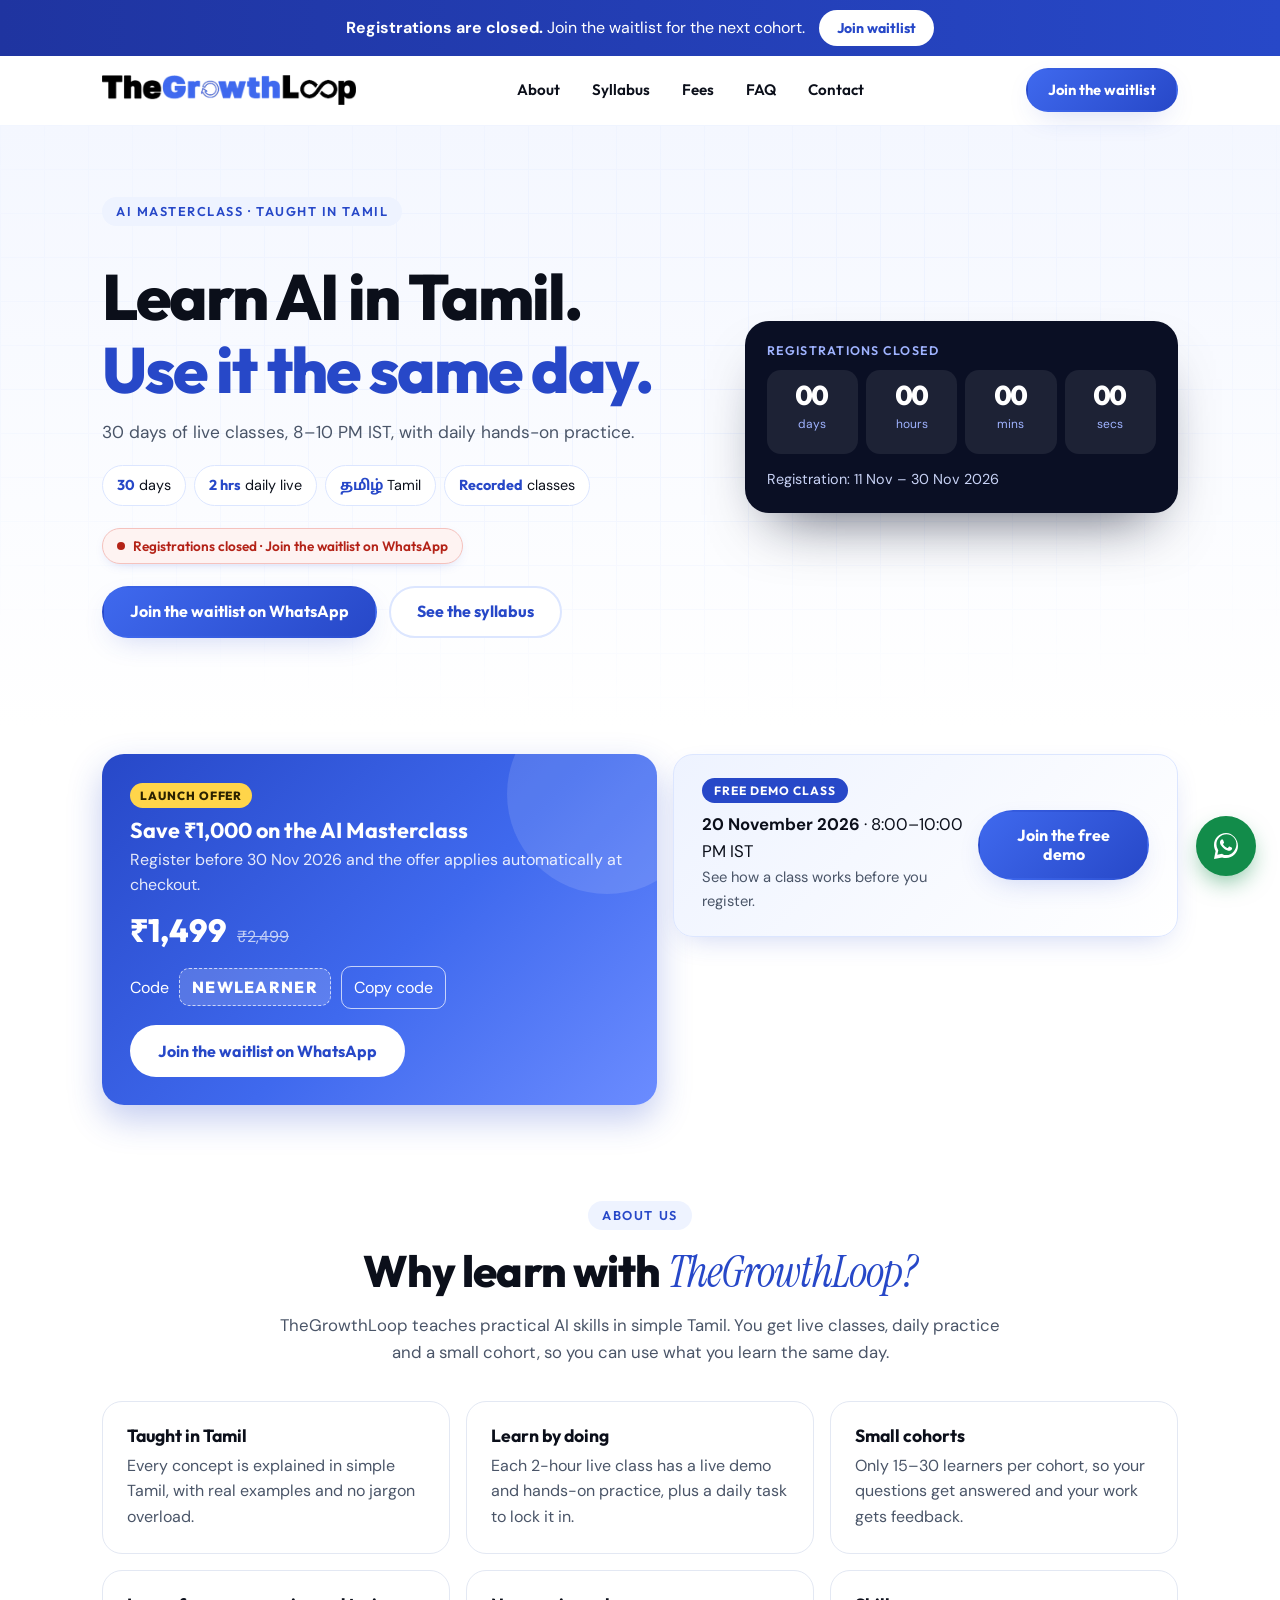
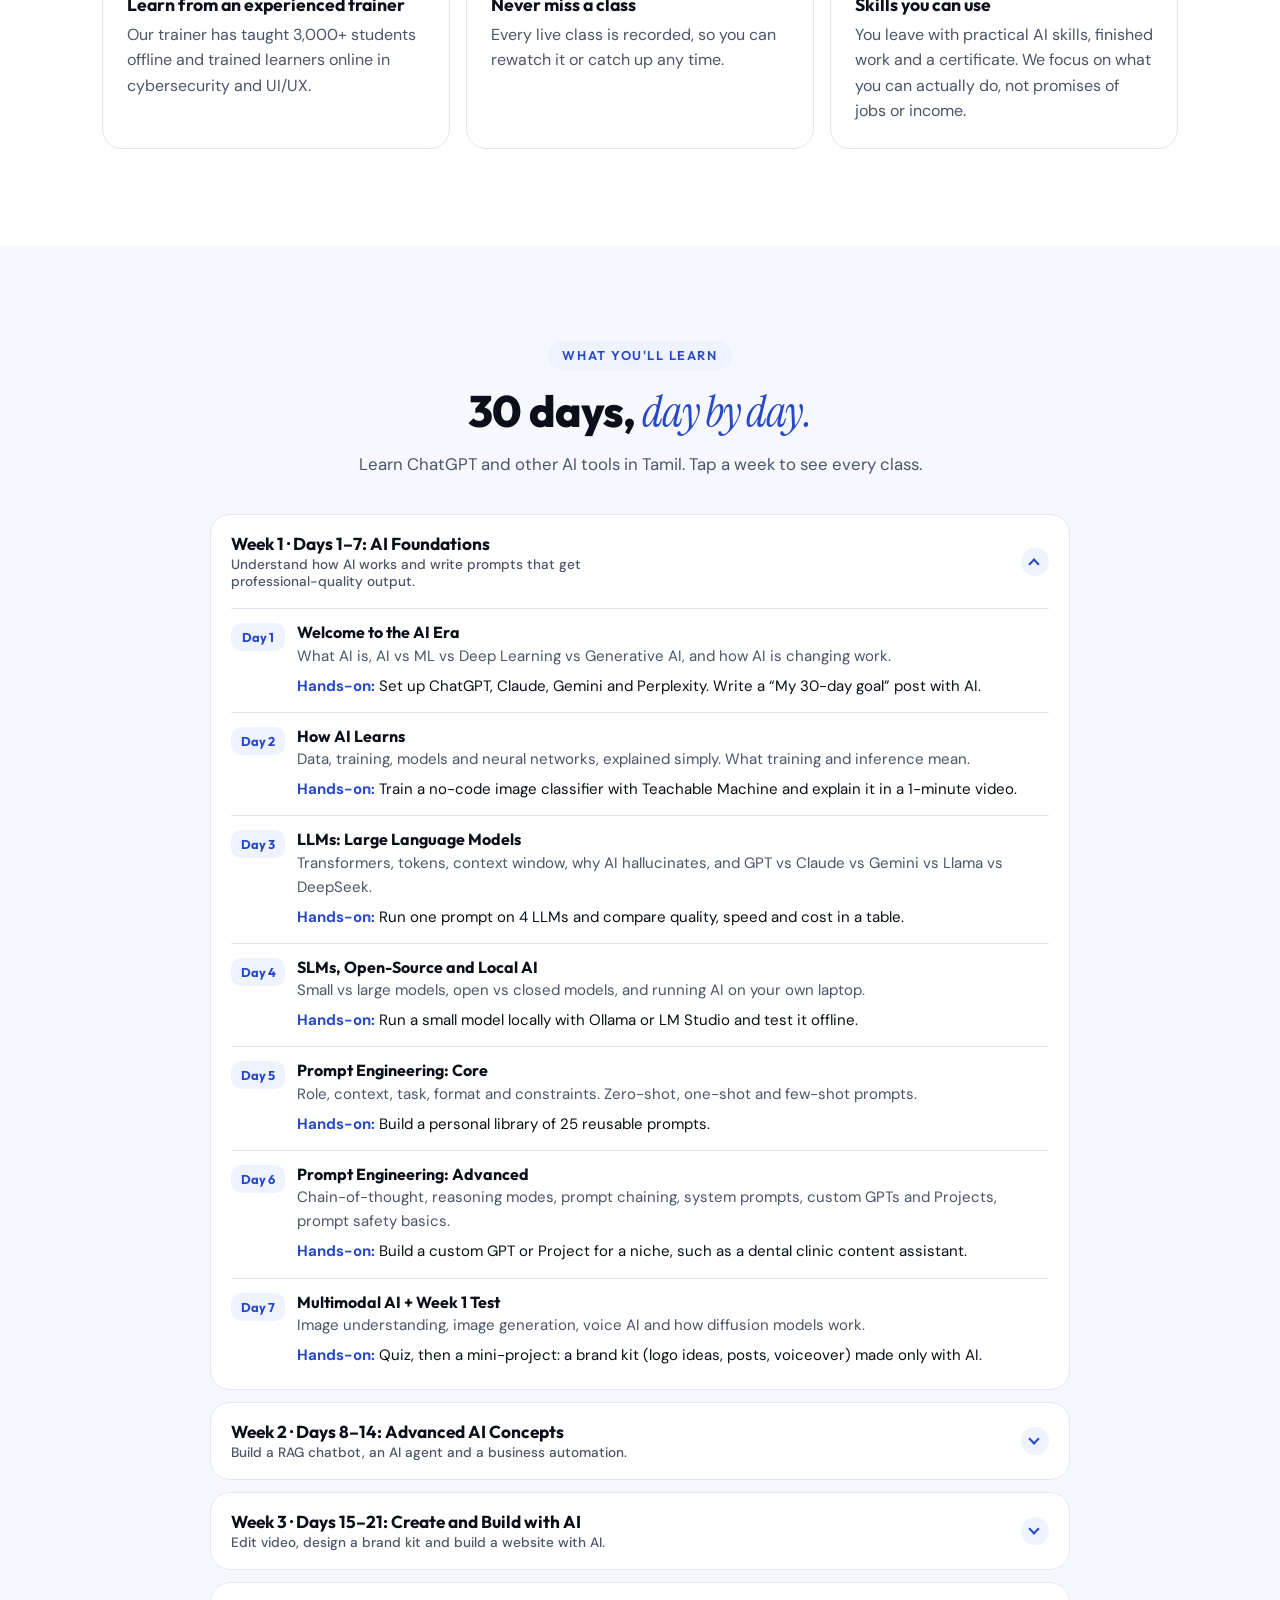
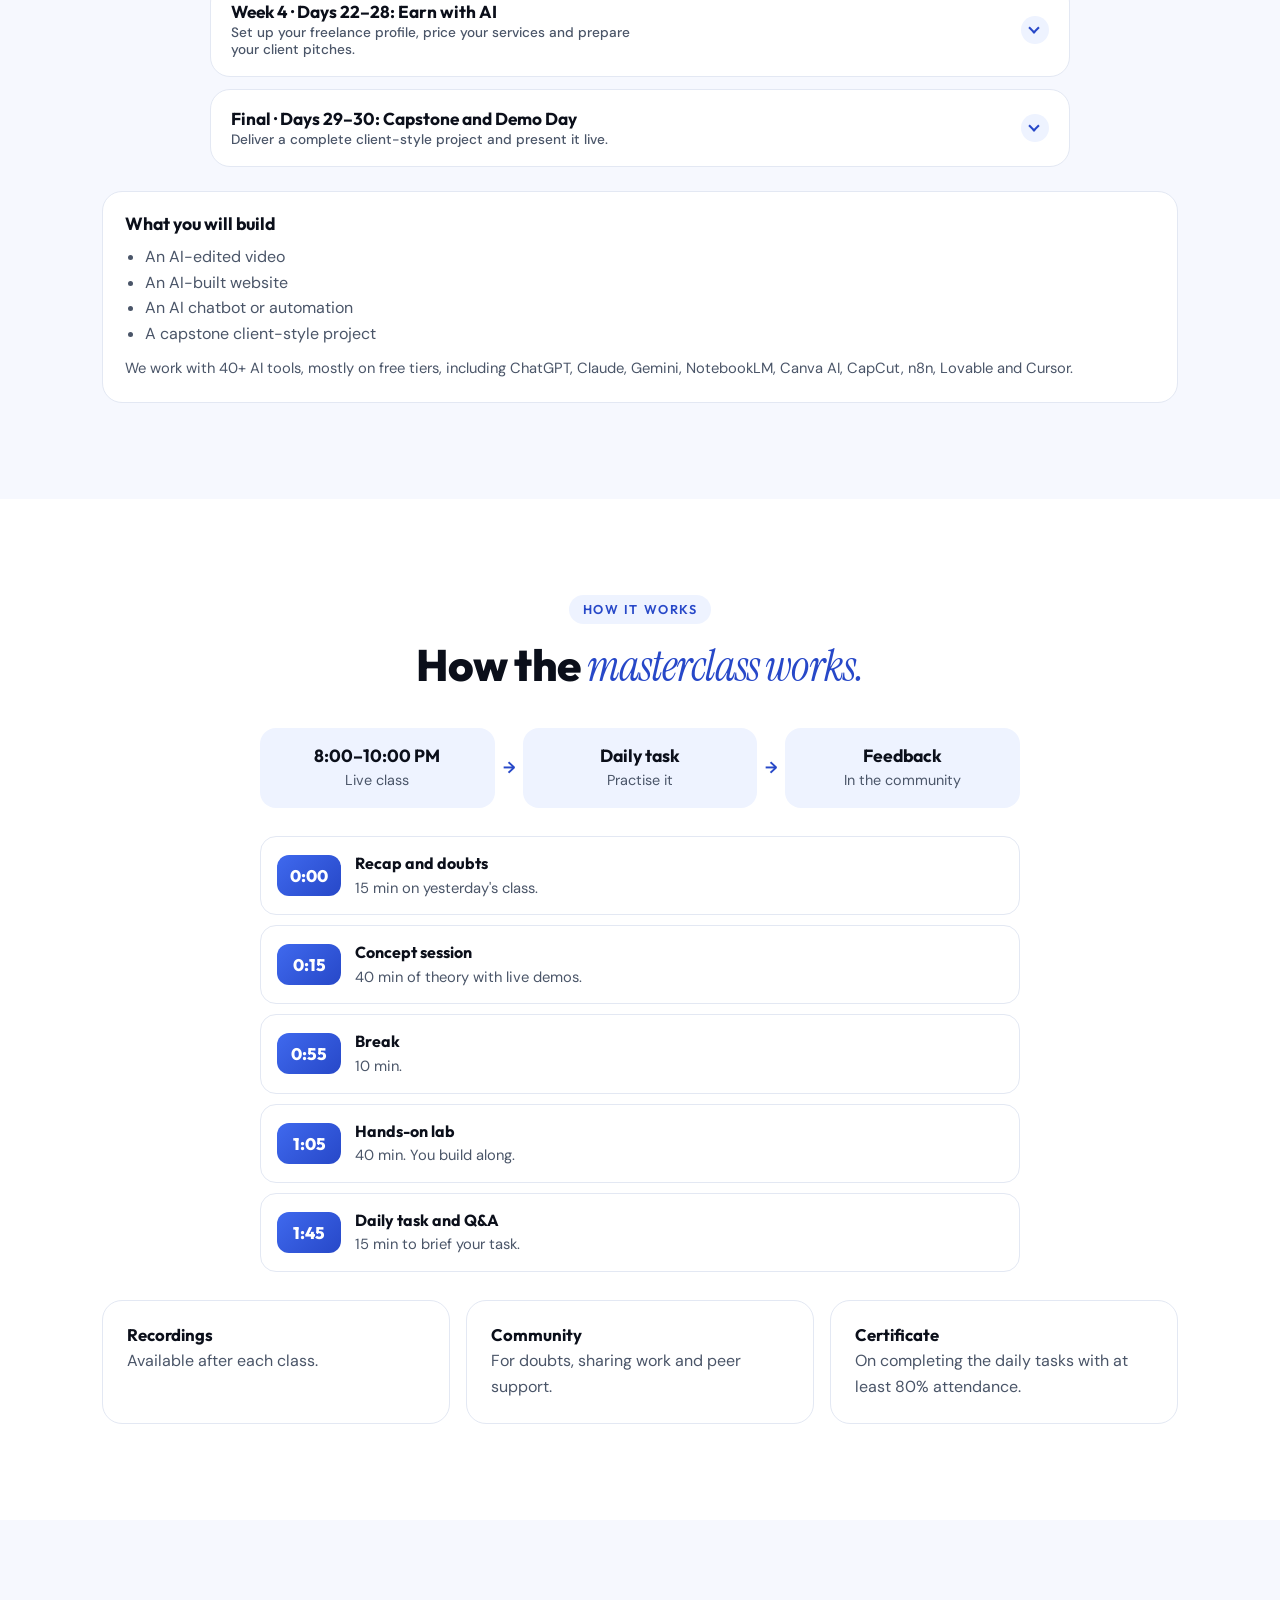
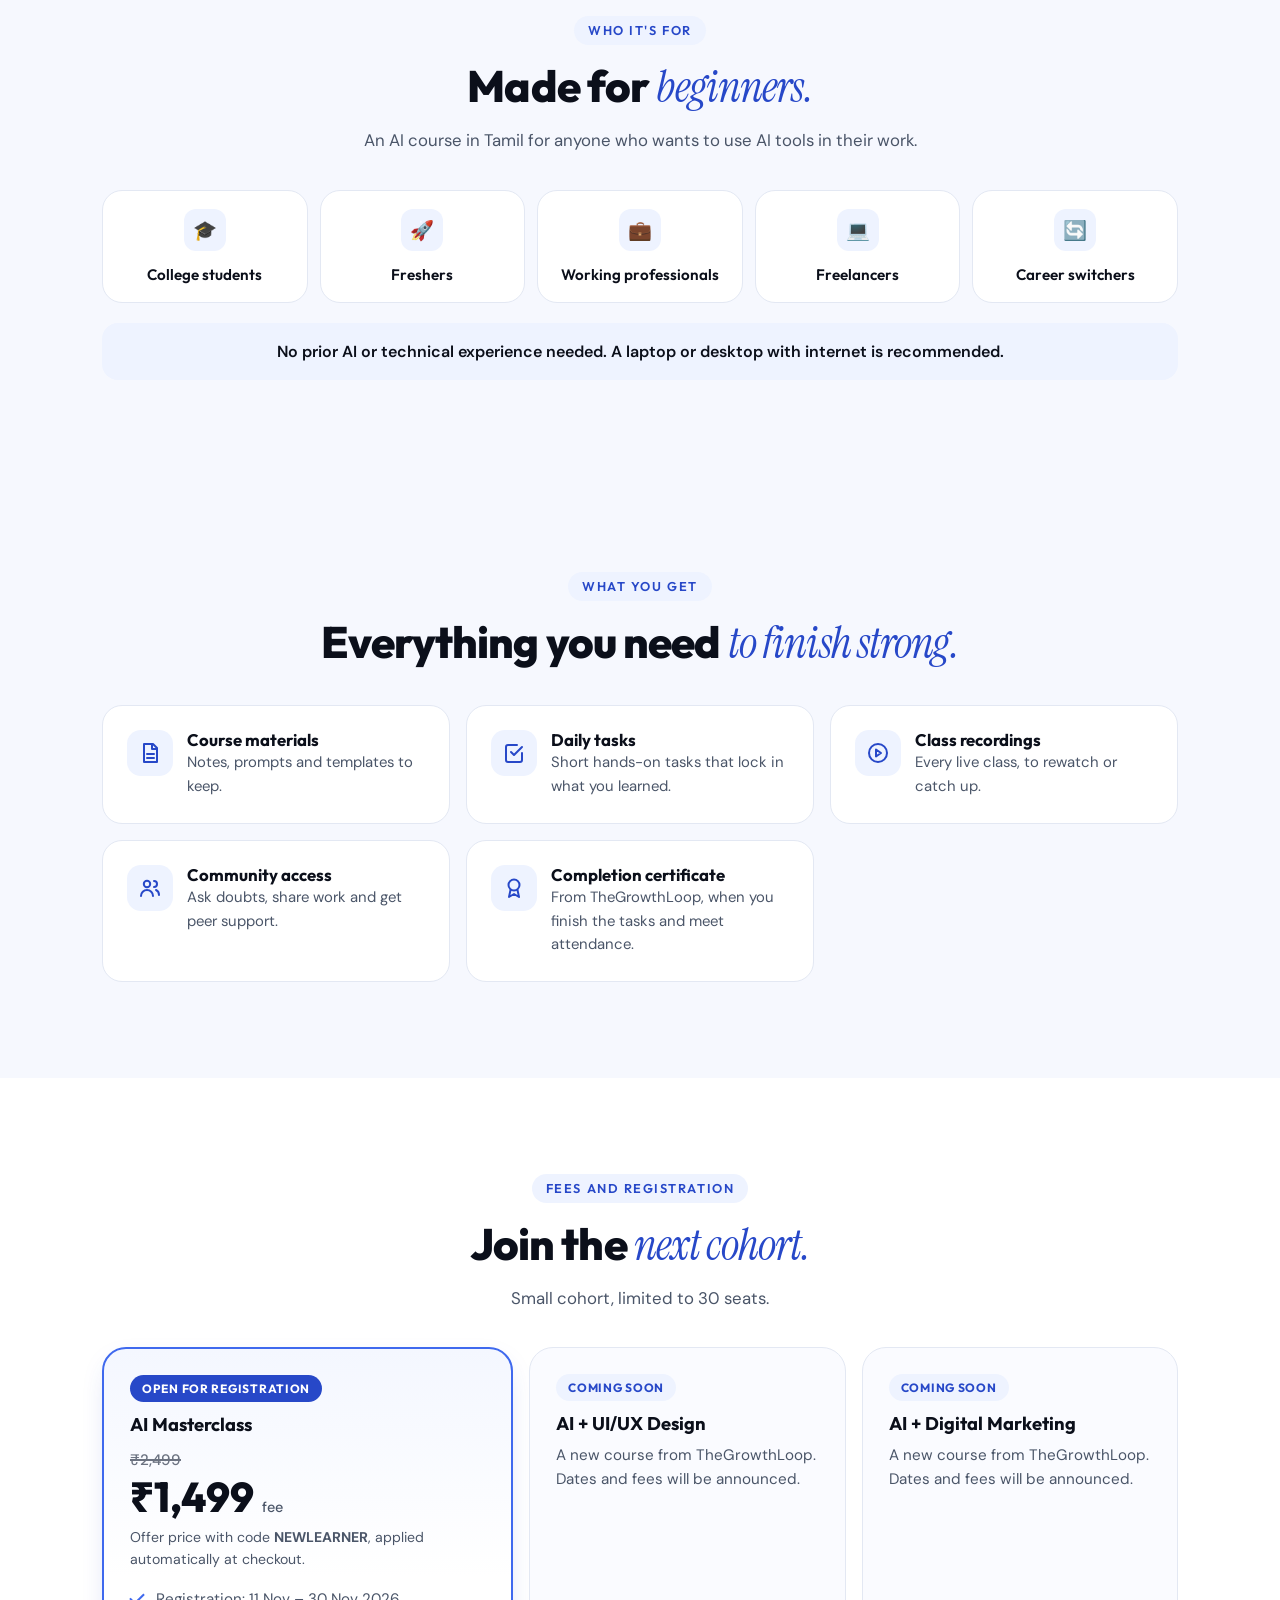
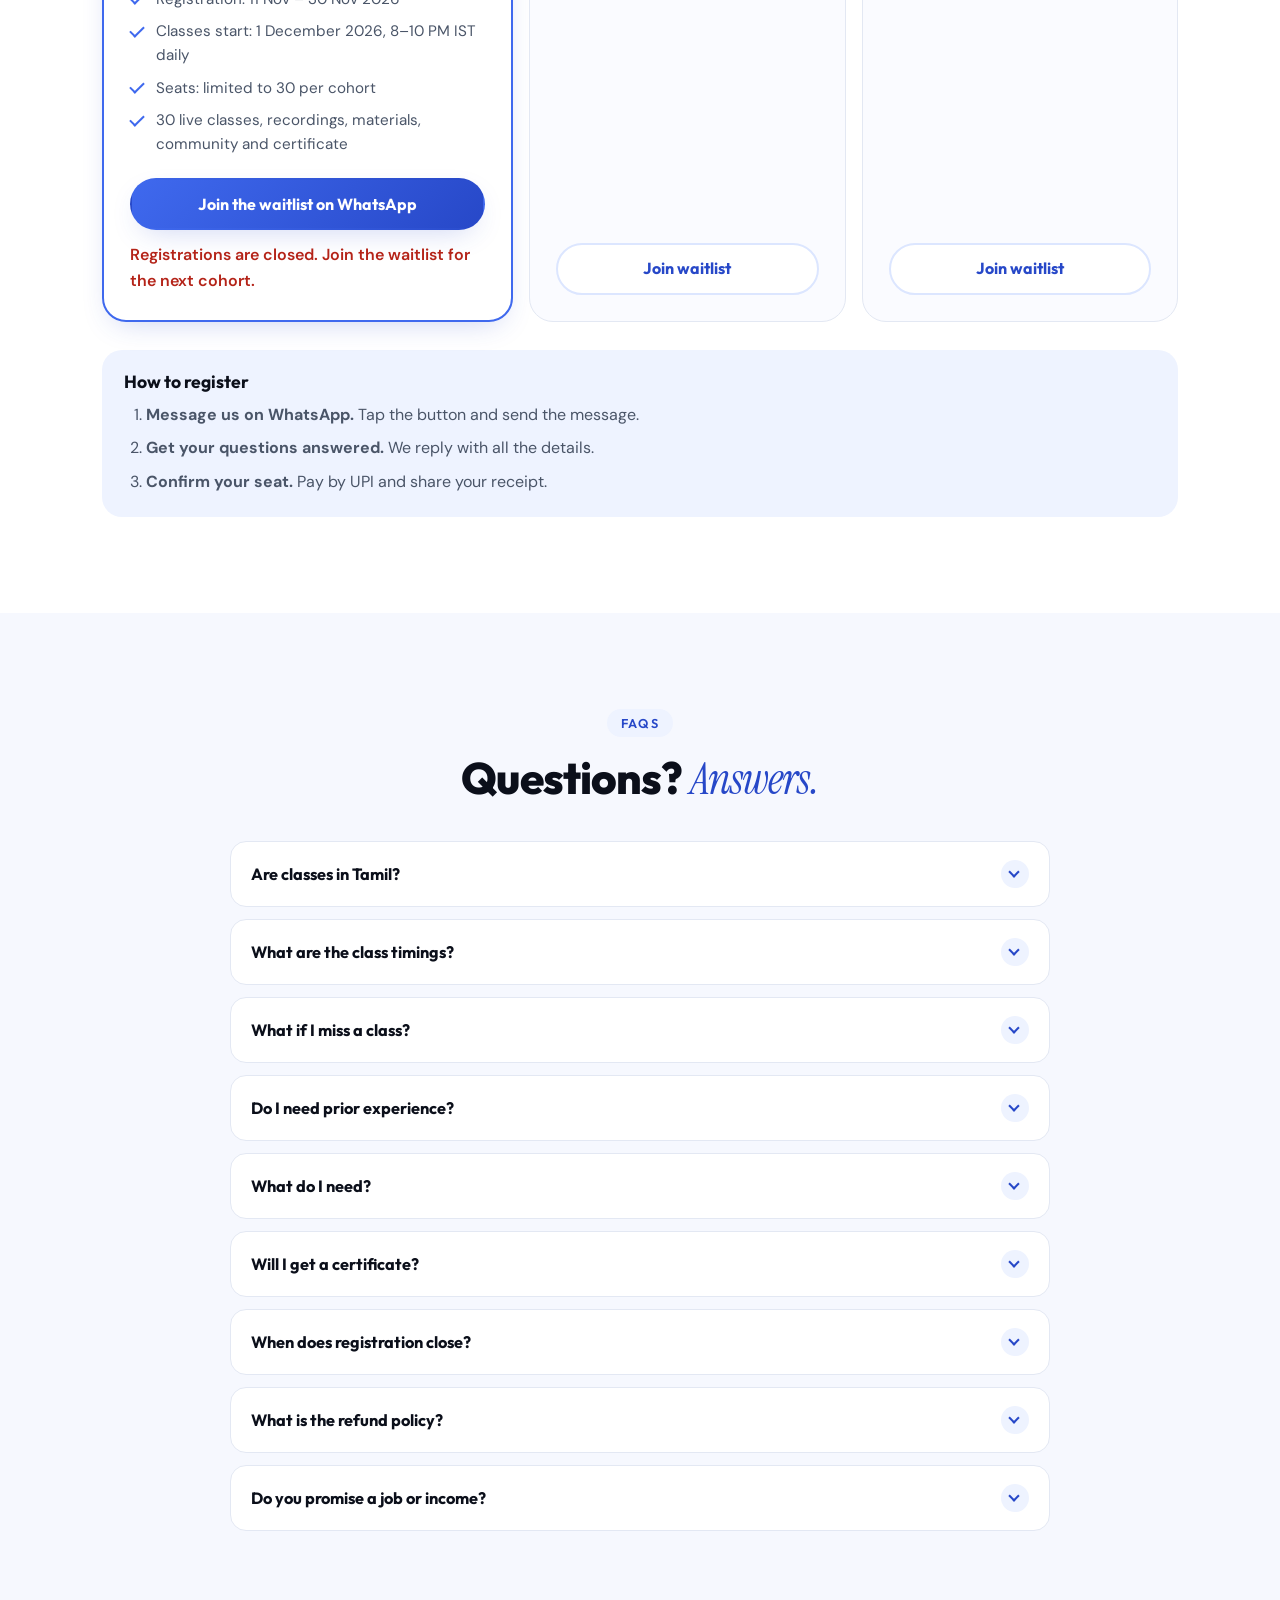
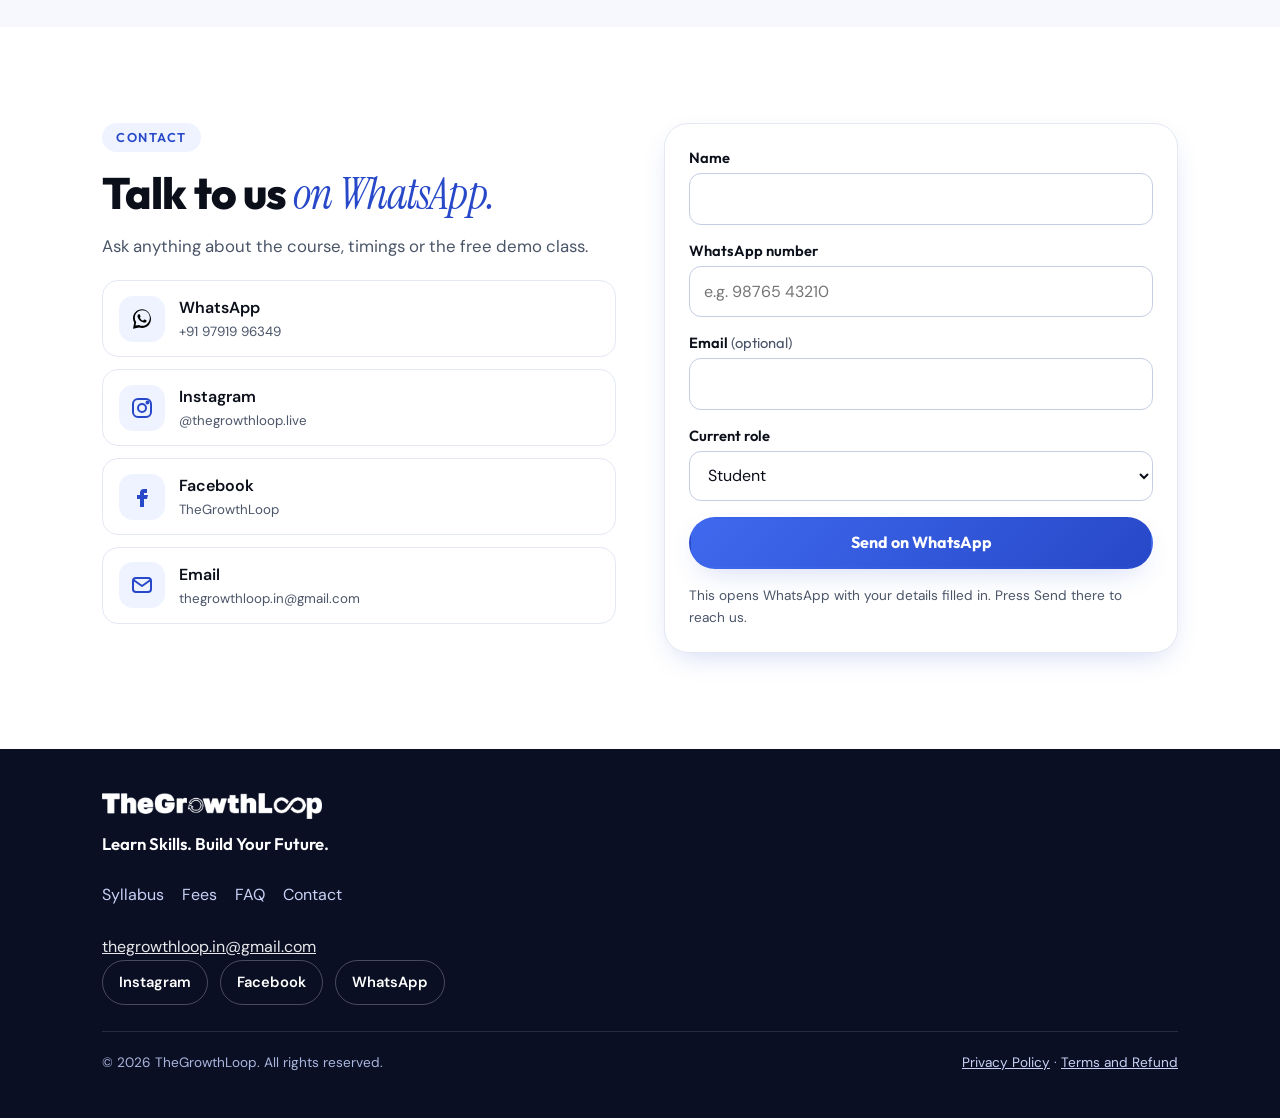
<file: index.html>
<!doctype html>
<html lang="en-IN">
<head>
<meta charset="utf-8">
<meta name="viewport" content="width=device-width, initial-scale=1">
<title>AI Masterclass in Tamil | 30-Day Live Course | TheGrowthLoop</title>
<meta name="description" content="Learn practical AI skills in simple Tamil. 30 days of 2-hour live classes, 8–10 PM IST, with daily tasks, recordings and a certificate. Registration closes 30 Nov 2026.">
<link rel="canonical" href="https://thegrowthloop.live/">
<meta name="robots" content="index,follow,max-image-preview:large">
<link rel="alternate" hreflang="en-IN" href="https://thegrowthloop.live/">
<meta name="theme-color" content="#3F69EE">
<meta property="og:type" content="website">
<meta property="og:site_name" content="TheGrowthLoop">
<meta property="og:locale" content="en_IN">
<meta property="og:title" content="AI Masterclass in Tamil | 30-Day Live Course | TheGrowthLoop">
<meta property="og:description" content="Learn AI in Tamil. Use it the same day. 30 days of live classes, 8–10 PM IST, with daily tasks, recordings and a certificate.">
<meta property="og:url" content="https://thegrowthloop.live/">
<meta property="og:image" content="https://thegrowthloop.live/assets/og-image.png">
<meta property="og:image:width" content="1200">
<meta property="og:image:height" content="630">
<meta name="twitter:card" content="summary_large_image">
<meta name="twitter:title" content="AI Masterclass in Tamil | 30-Day Live Course">
<meta name="twitter:description" content="Learn AI in Tamil. 30 days of live classes, 8–10 PM IST. Registration closes 30 Nov 2026.">
<meta name="twitter:image" content="https://thegrowthloop.live/assets/og-image.png">
<link rel="icon" href="assets/favicon.png" type="image/png">
<link rel="apple-touch-icon" href="assets/favicon.png">
<link rel="preconnect" href="https://fonts.googleapis.com">
<link rel="preconnect" href="https://fonts.gstatic.com" crossorigin>
<link rel="preload" as="image" href="assets/logo.webp">
<link href="https://fonts.googleapis.com/css2?family=DM+Sans:wght@400;500;600&family=Instrument+Serif:ital@1&family=Noto+Sans+Tamil:wght@500;700&family=Outfit:wght@500;600;700;800&display=swap" rel="stylesheet">
<link rel="stylesheet" href="css/styles.css">
<script type="application/ld+json">{"@context": "https://schema.org", "@type": "EducationalOrganization", "name": "TheGrowthLoop", "url": "https://thegrowthloop.live/", "logo": "https://thegrowthloop.live/assets/logo.png", "sameAs": ["https://www.instagram.com/thegrowthloop.live/", "https://www.facebook.com/profile.php?id=61584233935803"]}</script>
<script type="application/ld+json">{"@context": "https://schema.org", "@type": "Course", "name": "AI Masterclass in Tamil (30 days)", "url": "https://thegrowthloop.live/", "description": "A 30-day live AI course taught in Tamil. 2-hour live classes daily, 8 to 10 PM IST, with daily tasks, recordings and a completion certificate.", "inLanguage": "ta", "educationalLevel": "Beginner", "timeRequired": "P30D", "provider": {"@type": "Organization", "name": "TheGrowthLoop", "sameAs": "https://thegrowthloop.live/"}, "hasCourseInstance": {"@type": "CourseInstance", "courseMode": "online", "courseWorkload": "PT2H per day"}, "offers": {"@type": "Offer", "price": "1499", "priceCurrency": "INR", "category": "Paid", "availability": "https://schema.org/LimitedAvailability", "validThrough": "2026-11-30T23:59:59+05:30", "url": "https://thegrowthloop.live/#fees"}}</script>
<script type="application/ld+json">{"@context": "https://schema.org", "@type": "FAQPage", "mainEntity": [{"@type": "Question", "name": "Are classes in Tamil?", "acceptedAnswer": {"@type": "Answer", "text": "Yes, every class is taught in simple Tamil."}}, {"@type": "Question", "name": "What are the class timings?", "acceptedAnswer": {"@type": "Answer", "text": "Daily, 8:00–10:00 PM IST, for 30 days."}}, {"@type": "Question", "name": "What if I miss a class?", "acceptedAnswer": {"@type": "Answer", "text": "Every class is recorded, so you can catch up any time."}}, {"@type": "Question", "name": "Do I need prior experience?", "acceptedAnswer": {"@type": "Answer", "text": "No. We start from the basics."}}, {"@type": "Question", "name": "What do I need?", "acceptedAnswer": {"@type": "Answer", "text": "A laptop or desktop and a stable internet connection."}}, {"@type": "Question", "name": "Will I get a certificate?", "acceptedAnswer": {"@type": "Answer", "text": "Yes, when you complete the daily tasks and attend at least 80% of the classes."}}, {"@type": "Question", "name": "When does registration close?", "acceptedAnswer": {"@type": "Answer", "text": "30 November 2026."}}, {"@type": "Question", "name": "What is the refund policy?", "acceptedAnswer": {"@type": "Answer", "text": "You get a full refund if you cancel before the first class, and a 50% refund up to the end of Day 3. After Day 3 fees are not refundable."}}, {"@type": "Question", "name": "Do you promise a job or income?", "acceptedAnswer": {"@type": "Answer", "text": "No. We teach practical skills and help you build real work you can show."}}]}</script>
<script>document.documentElement.classList.add('js')</script>
</head>
<body>
<a class="skip" href="#main">Skip to content</a>

<div class="adbar" id="adbar" role="region" aria-label="Offer">
  <span class="adtxt" data-reg-open><i class="adot" aria-hidden="true"></i><b>Next cohort is open:</b> <span data-fee>₹1,499</span> (<s data-regular>₹2,499</s>) · Code <b>NEWLEARNER</b> · Limited seats</span>
  <span class="adtxt" data-reg-closed hidden><b>Registrations are closed.</b> Join the waitlist for the next cohort.</span>
  <a class="adbtn" href="checkout.html" data-reg-open>Join now</a>
  <a class="adbtn" href="#" data-wa="waitlist" data-reg-closed hidden>Join waitlist</a>
</div>
<header class="top" id="top">
  <div class="wrap bar">
    <a class="logo" href="#top" aria-label="TheGrowthLoop home"><img src="assets/logo.webp" alt="TheGrowthLoop" width="600" height="71"></a>
    <nav class="nav" aria-label="Main">
      <a href="#about">About</a><a href="#syllabus">Syllabus</a><a href="#fees">Fees</a><a href="#faq">FAQ</a><a href="#contact">Contact</a>
    </nav>
    <a class="btn btn-p btn-sm hbtn" href="#" data-wa="register" data-reg-btn data-closed-text="Join the waitlist">Register</a>
    <button class="menu-btn" id="menuBtn" aria-expanded="false" aria-controls="drawer" aria-label="Open menu"><span></span><span></span><span></span></button>
  </div>
  <div class="drawer" id="drawer">
    <a class="l" href="#about">About</a><a class="l" href="#syllabus">Syllabus</a><a class="l" href="#fees">Fees</a><a class="l" href="#faq">FAQ</a><a class="l" href="#contact">Contact</a>
    <a class="btn btn-p" href="#" data-wa="register" data-reg-btn data-closed-text="Join the waitlist on WhatsApp">Register on WhatsApp</a>
  </div>
</header>

<main id="main">

<!-- 1. HERO -->
<section class="hero">
  <div class="gridbg" aria-hidden="true"></div>
  <div class="wrap">
    <div>
      <p class="eyebrow">AI Masterclass · Taught in Tamil</p>
      <h1 class="h1">Learn AI in Tamil. <span class="b">Use it the same day.</span></h1>
      <p class="sub">30 days of live classes, 8–10 PM IST, with daily hands-on practice.</p>
      <ul class="facts" aria-label="Key facts">
        <li><b>30</b> days</li>
        <li><b>2 hrs</b> daily live</li>
        <li><b lang="ta">தமிழ்</b> Tamil</li>
        <li><b>Recorded</b> classes</li>
      </ul>
      <p class="badge" id="regBadge"><i aria-hidden="true"></i><span id="regBadgeT">Registrations open · Closes 30 Nov 2026</span></p>
      <div class="btns">
        <a class="btn btn-p" href="#" data-wa="register" data-reg-btn data-closed-text="Join the waitlist on WhatsApp">Register on WhatsApp</a>
        <a class="btn btn-o" href="#syllabus">See the syllabus</a>
      </div>
    </div>
    <aside class="cdcard" aria-label="Registration countdown">
      <small id="cdLabel">Registration closes in</small>
      <div class="cdgrid" id="cdgrid" role="timer">
        <div><b id="cdD">--</b><span>days</span></div><div><b id="cdH">--</b><span>hours</span></div>
        <div><b id="cdM">--</b><span>mins</span></div><div><b id="cdS">--</b><span>secs</span></div>
      </div>
      <p class="cdnote">Registration: 11 Nov – 30 Nov 2026</p>
    </aside>
  </div>
</section>

<div class="wrap promos" id="offer">
  <div class="offerbanner rv" role="region" aria-label="Launch offer">
    <span class="otag">Launch offer</span>
    <h3>Save ₹1,000 on the AI Masterclass</h3>
    <p>Register before 30 Nov 2026 and the offer applies automatically at checkout.</p>
    <div class="ob-price"><b data-fee>₹1,499</b><s data-regular>₹2,499</s></div>
    <div class="ocode"><span>Code</span><code id="ocode">NEWLEARNER</code><button type="button" id="copyCode">Copy code</button></div>
    <a class="btn" href="checkout.html" data-reg-open>Claim the offer</a>
    <a class="btn" href="#" data-wa="waitlist" data-reg-closed hidden>Join the waitlist on WhatsApp</a>
  </div>
  <div class="demowrap">
  <div class="demo rv">
      <div><span class="otag">Free demo class</span><p class="dt"><b>20 November 2026</b> · 8:00–10:00 PM IST</p><p class="ds">See how a class works before you register.</p></div>
      <a class="btn btn-p" href="#" data-wa="demo">Join the free demo</a>
    </div>
  </div>
</div>

<!-- 2. ABOUT US -->
<section id="about">
  <div class="wrap">
    <div class="sechead center rv"><span class="eyebrow">ABOUT US</span><h2 class="h2">Why learn with <em>TheGrowthLoop?</em></h2>
      <p class="lead">TheGrowthLoop teaches practical AI skills in simple Tamil. You get live classes, daily practice and a small cohort, so you can use what you learn the same day.</p></div>
    <div class="grid c3">
      <div class="card why rv"><h3>Taught in Tamil</h3><p>Every concept is explained in simple Tamil, with real examples and no jargon overload.</p></div>
      <div class="card why rv"><h3>Learn by doing</h3><p>Each 2-hour live class has a live demo and hands-on practice, plus a daily task to lock it in.</p></div>
      <div class="card why rv"><h3>Small cohorts</h3><p>Only 15–30 learners per cohort, so your questions get answered and your work gets feedback.</p></div>
      <div class="card why rv"><h3>Learn from an experienced trainer</h3><p>Our trainer has taught 3,000+ students offline and trained learners online in cybersecurity and UI/UX.</p></div>
      <div class="card why rv"><h3>Never miss a class</h3><p>Every live class is recorded, so you can rewatch it or catch up any time.</p></div>
      <div class="card why rv"><h3>Skills you can use</h3><p>You leave with practical AI skills, finished work and a certificate. We focus on what you can actually do, not promises of jobs or income.</p></div>
    </div>
  </div>
</section>

<!-- 3. SYLLABUS -->
<section class="bg-soft" id="syllabus">
  <div class="wrap">
    <div class="sechead center rv"><span class="eyebrow">What you'll learn</span><h2 class="h2">30 days, <em>day by day.</em></h2>
      <p class="lead">Learn ChatGPT and other AI tools in Tamil. Tap a week to see every class.</p></div>
    <div class="syl rv">
<details class="w" open><summary><span>Week 1 · Days 1–7: AI Foundations<small>Understand how AI works and write prompts that get professional-quality output.</small></span><span class="chev" aria-hidden="true"></span></summary><ol class="days"><li><span class="dn">Day 1</span><div><h4>Welcome to the AI Era</h4><p>What AI is, AI vs ML vs Deep Learning vs Generative AI, and how AI is changing work.</p><p class="lab"><b>Hands-on: </b>Set up ChatGPT, Claude, Gemini and Perplexity. Write a “My 30-day goal” post with AI.</p></div></li><li><span class="dn">Day 2</span><div><h4>How AI Learns</h4><p>Data, training, models and neural networks, explained simply. What training and inference mean.</p><p class="lab"><b>Hands-on: </b>Train a no-code image classifier with Teachable Machine and explain it in a 1-minute video.</p></div></li><li><span class="dn">Day 3</span><div><h4>LLMs: Large Language Models</h4><p>Transformers, tokens, context window, why AI hallucinates, and GPT vs Claude vs Gemini vs Llama vs DeepSeek.</p><p class="lab"><b>Hands-on: </b>Run one prompt on 4 LLMs and compare quality, speed and cost in a table.</p></div></li><li><span class="dn">Day 4</span><div><h4>SLMs, Open-Source and Local AI</h4><p>Small vs large models, open vs closed models, and running AI on your own laptop.</p><p class="lab"><b>Hands-on: </b>Run a small model locally with Ollama or LM Studio and test it offline.</p></div></li><li><span class="dn">Day 5</span><div><h4>Prompt Engineering: Core</h4><p>Role, context, task, format and constraints. Zero-shot, one-shot and few-shot prompts.</p><p class="lab"><b>Hands-on: </b>Build a personal library of 25 reusable prompts.</p></div></li><li><span class="dn">Day 6</span><div><h4>Prompt Engineering: Advanced</h4><p>Chain-of-thought, reasoning modes, prompt chaining, system prompts, custom GPTs and Projects, prompt safety basics.</p><p class="lab"><b>Hands-on: </b>Build a custom GPT or Project for a niche, such as a dental clinic content assistant.</p></div></li><li><span class="dn">Day 7</span><div><h4>Multimodal AI + Week 1 Test</h4><p>Image understanding, image generation, voice AI and how diffusion models work.</p><p class="lab"><b>Hands-on: </b>Quiz, then a mini-project: a brand kit (logo ideas, posts, voiceover) made only with AI.</p></div></li></ol></details><details class="w"><summary><span>Week 2 · Days 8–14: Advanced AI Concepts<small>Build a RAG chatbot, an AI agent and a business automation.</small></span><span class="chev" aria-hidden="true"></span></summary><ol class="days"><li><span class="dn">Day 8</span><div><h4>Embeddings and Vector Databases</h4><p>Semantic search vs keyword search, vector databases and chunking.</p><p class="lab"><b>Hands-on: </b>Turn a set of FAQs into embeddings and search them by meaning.</p></div></li><li><span class="dn">Day 9</span><div><h4>RAG: Retrieval-Augmented Generation</h4><p>How RAG reduces hallucinations, the RAG pipeline, and RAG vs fine-tuning vs long context.</p><p class="lab"><b>Hands-on: </b>Build a “chat with your PDF” bot in NotebookLM, then a custom one with Flowise or n8n.</p></div></li><li><span class="dn">Day 10</span><div><h4>Fine-Tuning, Customisation and AI APIs</h4><p>Fine-tuning basics, when to fine-tune vs prompt vs RAG, and using AI through an API.</p><p class="lab"><b>Hands-on: </b>Make your first API call and build a small tool, such as a caption generator.</p></div></li><li><span class="dn">Day 11</span><div><h4>AI Agents</h4><p>Agents vs chatbots vs workflows, tool use, memory, planning and multi-agent systems.</p><p class="lab"><b>Hands-on: </b>Build a research agent that searches the web and writes a report.</p></div></li><li><span class="dn">Day 12</span><div><h4>MCP and Connected AI</h4><p>What MCP is, connecting AI to Gmail, Drive, Notion and Slack, plus skills and plugins.</p><p class="lab"><b>Hands-on: </b>Connect an AI assistant to Google Drive or Notion and automate a real task.</p></div></li><li><span class="dn">Day 13</span><div><h4>AI Automation for Business</h4><p>n8n, Make and Zapier, triggers and webhooks, WhatsApp and Instagram bots, AI voice agents.</p><p class="lab"><b>Hands-on: </b>Build a lead-capture, AI reply and Google Sheet automation for a local business.</p></div></li><li><span class="dn">Day 14</span><div><h4>AI Ethics, Safety + Week 2 Test</h4><p>Fact-checking, bias, data privacy (India&#x27;s DPDP Act basics), copyright, deepfakes and responsible use.</p><p class="lab"><b>Hands-on: </b>Quiz, then a mini-project: a WhatsApp FAQ bot powered by RAG for a sample business.</p></div></li></ol></details><details class="w"><summary><span>Week 3 · Days 15–21: Create and Build with AI<small>Edit video, design a brand kit and build a website with AI.</small></span><span class="chev" aria-hidden="true"></span></summary><ol class="days"><li><span class="dn">Day 15</span><div><h4>AI Content Writing and Copywriting</h4><p>AIDA and PAS frameworks, blogs, SEO articles, ad copy, emails, brand voice and Tamil and Hindi content.</p><p class="lab"><b>Hands-on: </b>Write a full content pack: 1 blog, 5 ad copies and 3 emails for a sample client.</p></div></li><li><span class="dn">Day 16</span><div><h4>AI Video Editing: Short Form</h4><p>Reels and Shorts workflow, CapCut AI, Descript, auto-captions, hooks and AI avatars.</p><p class="lab"><b>Hands-on: </b>Edit 3 Reels from raw footage using AI tools.</p></div></li><li><span class="dn">Day 17</span><div><h4>AI Video Generation and Long Form</h4><p>Text-to-video, AI voiceover and dubbing, scripting and thumbnails with AI.</p><p class="lab"><b>Hands-on: </b>Produce a 60-second AI-generated ad video with voiceover and music.</p></div></li><li><span class="dn">Day 18</span><div><h4>AI for Design and Branding</h4><p>Canva AI, Adobe Firefly and Figma AI. Logos, posts, carousels, brand guidelines and UI/UX basics with AI.</p><p class="lab"><b>Hands-on: </b>Design a social media kit: 10 posts and 3 carousels for a brand.</p></div></li><li><span class="dn">Day 19</span><div><h4>Website Development with AI: No-Code</h4><p>Domains, hosting, SEO basics, AI website builders, WordPress with Elementor and landing pages.</p><p class="lab"><b>Hands-on: </b>Build and publish a 5-page business website.</p></div></li><li><span class="dn">Day 20</span><div><h4>Website Development with AI: Vibe Coding</h4><p>Lovable, Bolt, v0, Cursor and Claude Code, HTML, CSS and JS basics, and deploying live.</p><p class="lab"><b>Hands-on: </b>Build a custom web app, such as an appointment booking page, and deploy it.</p></div></li><li><span class="dn">Day 21</span><div><h4>AI Marketing, SEO + Week 3 Test</h4><p>AI for SEO and AI search, Meta and Google Ads with AI, social scheduling, analytics and market research.</p><p class="lab"><b>Hands-on: </b>Quiz, then a mini-project: a full digital presence (site, social kit and 1 ad) for a mock client.</p></div></li></ol></details><details class="w"><summary><span>Week 4 · Days 22–28: Earn with AI<small>Set up your freelance profile, price your services and prepare your client pitches.</small></span><span class="chev" aria-hidden="true"></span></summary><ol class="days"><li><span class="dn">Day 22</span><div><h4>AI Income Map</h4><p>Ways to use AI skills: freelancing, an AI agency, content, digital products, consulting and automation services. Picking a niche.</p><p class="lab"><b>Hands-on: </b>Choose a niche and 3 core services. Write a one-page business plan.</p></div></li><li><span class="dn">Day 23</span><div><h4>Building a Portfolio That Sells</h4><p>Case-study format, before and after showcases, a portfolio site with AI, and personal branding on LinkedIn and Instagram.</p><p class="lab"><b>Hands-on: </b>Publish a portfolio site with your Week 2 and Week 3 projects as case studies.</p></div></li><li><span class="dn">Day 24</span><div><h4>Freelance Platforms</h4><p>Fiverr gigs, Upwork profiles and proposals, LinkedIn, Contra, Freelancer and Instagram as a client channel.</p><p class="lab"><b>Hands-on: </b>Create a Fiverr gig and an Upwork profile. Send 5 proposals.</p></div></li><li><span class="dn">Day 25</span><div><h4>Getting Clients Directly</h4><p>Local business outreach, cold email and WhatsApp scripts, LinkedIn outreach, free audit offers and referrals.</p><p class="lab"><b>Hands-on: </b>Build a 50-lead list and send 15 personalised pitches.</p></div></li><li><span class="dn">Day 26</span><div><h4>Pricing, Proposals and Closing</h4><p>Pricing models, packages, proposals and quotes with AI, discovery calls and handling objections.</p><p class="lab"><b>Hands-on: </b>Create a pricing sheet and a proposal template. Practise a mock sales call.</p></div></li><li><span class="dn">Day 27</span><div><h4>Delivering Like a Pro</h4><p>Client onboarding, briefs and contracts, scope creep, revisions, project management, invoicing, and GST and freelancer tax basics.</p><p class="lab"><b>Hands-on: </b>Build a client onboarding kit: brief form, contract and invoice template.</p></div></li><li><span class="dn">Day 28</span><div><h4>Scaling: Freelancer to AI Agency</h4><p>Productising services, retainers, hiring and white-labelling, SOPs with AI and building an audience.</p><p class="lab"><b>Hands-on: </b>Write a 90-day growth plan. Review each other&#x27;s offers.</p></div></li></ol></details><details class="w"><summary><span>Final · Days 29–30: Capstone and Demo Day<small>Deliver a complete client-style project and present it live.</small></span><span class="chev" aria-hidden="true"></span></summary><ol class="days"><li><span class="dn">Day 29</span><div><h4>Capstone Build Day</h4><p>Pick a real or mock local business and build a full AI package: website, social media kit, short video ad and one automation or chatbot. Mentors review live.</p><p class="lab"><b></b>Output: a finished client package and a case study.</p></div></li><li><span class="dn">Day 30</span><div><h4>Demo Day and Graduation</h4><p>A 5-minute pitch to a panel, feedback, a career roadmap session (jobs vs freelancing vs agency) and the certificate ceremony.</p><p class="lab"><b></b>Output: a recorded pitch for your portfolio, and your certificate.</p></div></li></ol></details>
    </div>
    <div class="build rv">
      <h3>What you will build</h3>
      <ul><li>An AI-edited video</li><li>An AI-built website</li><li>An AI chatbot or automation</li><li>A capstone client-style project</li></ul>
      <p>We work with 40+ AI tools, mostly on free tiers, including ChatGPT, Claude, Gemini, NotebookLM, Canva AI, CapCut, n8n, Lovable and Cursor.</p>
    </div>
  </div>
</section>

<!-- 4. HOW IT WORKS -->
<section id="how">
  <div class="wrap">
    <div class="sechead center rv"><span class="eyebrow">How it works</span><h2 class="h2">How the <em>masterclass works.</em></h2></div>
    <div class="daily rv" aria-label="Daily rhythm">
      <div><b>8:00–10:00 PM</b><span>Live class</span></div><i aria-hidden="true">→</i>
      <div><b>Daily task</b><span>Practise it</span></div><i aria-hidden="true">→</i>
      <div><b>Feedback</b><span>In the community</span></div>
    </div>
    <ol class="clock rv" aria-label="Inside each 2-hour class">
      <li><span>0:00</span><div><b>Recap and doubts</b><p>15 min on yesterday's class.</p></div></li>
      <li><span>0:15</span><div><b>Concept session</b><p>40 min of theory with live demos.</p></div></li>
      <li><span>0:55</span><div><b>Break</b><p>10 min.</p></div></li>
      <li><span>1:05</span><div><b>Hands-on lab</b><p>40 min. You build along.</p></div></li>
      <li><span>1:45</span><div><b>Daily task and Q&amp;A</b><p>15 min to brief your task.</p></div></li>
    </ol>
    <div class="grid c3 hw">
      <div class="card rv"><h3>Recordings</h3><p>Available after each class.</p></div>
      <div class="card rv"><h3>Community</h3><p>For doubts, sharing work and peer support.</p></div>
      <div class="card rv"><h3>Certificate</h3><p>On completing the daily tasks with at least 80% attendance.</p></div>
    </div>
  </div>
</section>

<!-- 5. WHO IT'S FOR -->
<section class="bg-soft">
  <div class="wrap">
    <div class="sechead center rv"><span class="eyebrow">Who it's for</span><h2 class="h2">Made for <em>beginners.</em></h2>
      <p class="lead">An AI course in Tamil for anyone who wants to use AI tools in their work.</p></div>
    <ul class="who"><li class="card rv"><span class="em" aria-hidden="true">🎓</span><span>College students</span></li><li class="card rv"><span class="em" aria-hidden="true">🚀</span><span>Freshers</span></li><li class="card rv"><span class="em" aria-hidden="true">💼</span><span>Working professionals</span></li><li class="card rv"><span class="em" aria-hidden="true">💻</span><span>Freelancers</span></li><li class="card rv"><span class="em" aria-hidden="true">🔄</span><span>Career switchers</span></li></ul>
    <p class="noexp rv">No prior AI or technical experience needed. A laptop or desktop with internet is recommended.</p>
  </div>
</section>

<!-- 7. WHAT YOU GET -->
<section class="bg-soft">
  <div class="wrap">
    <div class="sechead center rv"><span class="eyebrow">What you get</span><h2 class="h2">Everything you need <em>to finish strong.</em></h2></div>
    <div class="grid c3"><div class="card inc rv"><div class="ic"><svg viewBox="0 0 24 24" fill="none" stroke="currentColor" stroke-width="2" stroke-linecap="round" stroke-linejoin="round" aria-hidden="true" focusable="false"><path d="M6 3h9l4 4v14H6z"/><path d="M14 3v5h5M9 13h7M9 17h7"/></svg></div><div><h3>Course materials</h3><p>Notes, prompts and templates to keep.</p></div></div><div class="card inc rv"><div class="ic"><svg viewBox="0 0 24 24" fill="none" stroke="currentColor" stroke-width="2" stroke-linecap="round" stroke-linejoin="round" aria-hidden="true" focusable="false"><path d="M9 11l3 3 8-8"/><path d="M20 12v7a2 2 0 0 1-2 2H6a2 2 0 0 1-2-2V6a2 2 0 0 1 2-2h9"/></svg></div><div><h3>Daily tasks</h3><p>Short hands-on tasks that lock in what you learned.</p></div></div><div class="card inc rv"><div class="ic"><svg viewBox="0 0 24 24" fill="none" stroke="currentColor" stroke-width="2" stroke-linecap="round" stroke-linejoin="round" aria-hidden="true" focusable="false"><circle cx="12" cy="12" r="9"/><path d="M10 8.5l5 3.5-5 3.5z"/></svg></div><div><h3>Class recordings</h3><p>Every live class, to rewatch or catch up.</p></div></div><div class="card inc rv"><div class="ic"><svg viewBox="0 0 24 24" fill="none" stroke="currentColor" stroke-width="2" stroke-linecap="round" stroke-linejoin="round" aria-hidden="true" focusable="false"><circle cx="9" cy="8" r="3.2"/><path d="M3 20c0-3.3 2.7-6 6-6s6 2.7 6 6"/><path d="M16 5a3 3 0 0 1 0 6M18 14c1.8.8 3 2.6 3 5"/></svg></div><div><h3>Community access</h3><p>Ask doubts, share work and get peer support.</p></div></div><div class="card inc rv"><div class="ic"><svg viewBox="0 0 24 24" fill="none" stroke="currentColor" stroke-width="2" stroke-linecap="round" stroke-linejoin="round" aria-hidden="true" focusable="false"><circle cx="12" cy="9" r="5.5"/><path d="M8.5 14L7 21l5-3 5 3-1.5-7"/></svg></div><div><h3>Completion certificate</h3><p>From TheGrowthLoop, when you finish the tasks and meet attendance.</p></div></div></div>
  </div>
</section>

<!-- 8. FEES AND REGISTRATION -->
<section id="fees">
  <div class="wrap">
    <div class="sechead center rv"><span class="eyebrow">Fees and registration</span><h2 class="h2">Join the <em>next cohort.</em></h2>
      <p class="lead">Small cohort, limited to 30 seats.</p></div>
    <div class="price">
      <article class="pc on rv">
        <span class="tag">Open for registration</span>
        <h3>AI Masterclass</h3>
        <p class="reg"><span class="was"><span class="sr">Regular price </span><s data-regular>₹2,499</s></span></p>
        <div class="amt"><span data-fee>₹1,499</span> <small>fee</small></div>
        <p class="promo-note">Offer price with code <b>NEWLEARNER</b>, applied automatically at checkout.</p>
        <ul>
          <li>Registration: 11 Nov – 30 Nov 2026</li>
          <li>Classes start: <span data-cfg="classStart">1 December 2026</span>, 8–10 PM IST daily</li>
          <li>Seats: limited to 30 per cohort</li>
          <li>30 live classes, recordings, materials, community and certificate</li>
        </ul>
        <div class="pcbtns">
          <a class="btn btn-p" href="checkout.html" data-reg-open>Enroll now</a>
          <a class="btn btn-p" href="#" data-wa="waitlist" data-reg-closed hidden>Join the waitlist on WhatsApp</a>
        </div>
        <p class="closedmsg" data-reg-closed hidden>Registrations are closed. Join the waitlist for the next cohort.</p>
      </article>
      <article class="pc soon rv">
        <span class="tag">Coming soon</span>
        <h3>AI + UI/UX Design</h3>
        <p>A new course from TheGrowthLoop. Dates and fees will be announced.</p>
        <a class="btn btn-o" href="#" data-wa="waitlistUiux">Join waitlist</a>
      </article>
      <article class="pc soon rv">
        <span class="tag">Coming soon</span>
        <h3>AI + Digital Marketing</h3>
        <p>A new course from TheGrowthLoop. Dates and fees will be announced.</p>
        <a class="btn btn-o" href="#" data-wa="waitlistDm">Join waitlist</a>
      </article>
    </div>
    <div class="regsteps rv">
      <h3>How to register</h3>
      <ol><li><b>Message us on WhatsApp.</b> Tap the button and send the message.</li><li><b>Get your questions answered.</b> We reply with all the details.</li><li><b>Confirm your seat.</b> Pay by UPI and share your receipt.</li></ol>
    </div>
  </div>
</section>

<!-- TESTIMONIALS (hidden until real feedback is added in js/config.js) -->
<section class="bg-soft" id="testimonials" hidden>
  <div class="wrap">
    <div class="sechead center"><span class="eyebrow">Student feedback</span><h2 class="h2">What learners <em>say.</em></h2></div>
    <div class="grid c3" id="tgrid"></div>
  </div>
</section>

<!-- 9. FAQ -->
<section class="bg-soft" id="faq">
  <div class="wrap">
    <div class="sechead center rv"><span class="eyebrow">FAQs</span><h2 class="h2">Questions? <em>Answers.</em></h2></div>
    <div class="faq rv">
<details><summary><span>Are classes in Tamil?</span><span class="chev" aria-hidden="true"></span></summary><div class="a"><p>Yes, every class is taught in simple Tamil.</p></div></details>
<details><summary><span>What are the class timings?</span><span class="chev" aria-hidden="true"></span></summary><div class="a"><p>Daily, 8:00–10:00 PM IST, for 30 days.</p></div></details>
<details><summary><span>What if I miss a class?</span><span class="chev" aria-hidden="true"></span></summary><div class="a"><p>Every class is recorded, so you can catch up any time.</p></div></details>
<details><summary><span>Do I need prior experience?</span><span class="chev" aria-hidden="true"></span></summary><div class="a"><p>No. We start from the basics.</p></div></details>
<details><summary><span>What do I need?</span><span class="chev" aria-hidden="true"></span></summary><div class="a"><p>A laptop or desktop and a stable internet connection.</p></div></details>
<details><summary><span>Will I get a certificate?</span><span class="chev" aria-hidden="true"></span></summary><div class="a"><p>Yes, when you complete the daily tasks and attend at least 80% of the classes.</p></div></details>
<details><summary><span>When does registration close?</span><span class="chev" aria-hidden="true"></span></summary><div class="a"><p>30 November 2026.</p></div></details>
<details><summary><span>What is the refund policy?</span><span class="chev" aria-hidden="true"></span></summary><div class="a"><p>You get a full refund if you cancel before the first class, and a 50% refund up to the end of Day 3. Read the full policy on the <a href="terms.html#refund">Terms and Refund page</a>.</p></div></details>
<details><summary><span>Do you promise a job or income?</span><span class="chev" aria-hidden="true"></span></summary><div class="a"><p>No. We teach practical skills and help you build real work you can show.</p></div></details>
    </div>
  </div>
</section>

<!-- 10. CONTACT -->
<section id="contact">
  <div class="wrap contact">
    <div class="rv">
      <span class="eyebrow">Contact</span>
      <h2 class="h2">Talk to us <em>on WhatsApp.</em></h2>
      <p class="lead">Ask anything about the course, timings or the free demo class.</p>
      <div class="clinks">
        <a class="clink" href="#" data-wa="general"><span class="ic"><svg viewBox="0 0 32 32" aria-hidden="true" focusable="false"><path d="M16.04 3C9.4 3 4 8.4 4 15.04c0 2.12.55 4.19 1.6 6.01L4 29l8.1-1.57a12 12 0 0 0 3.94.66C22.68 28.1 28 22.7 28 16.06 28 9.4 22.7 3 16.04 3zm0 22.1c-1.2 0-2.37-.32-3.4-.93l-.5-.3-4.8.93.97-4.67-.32-.5a10 10 0 0 1-1.55-5.4c0-5.5 4.5-10 10.05-10 5.5 0 9.95 4.5 9.95 10s-4.47 10.87-9.97 10.87zm5.5-7.5c-.3-.15-1.78-.88-2.05-.98-.28-.1-.48-.15-.68.15-.2.3-.78.98-.95 1.18-.18.2-.35.22-.65.07a8.2 8.2 0 0 1-2.4-1.48 9 9 0 0 1-1.66-2.07c-.17-.3-.02-.46.13-.6.13-.14.3-.35.45-.52.15-.18.2-.3.3-.5.1-.2.05-.37-.02-.52-.08-.15-.68-1.63-.93-2.23-.24-.58-.5-.5-.68-.5h-.58c-.2 0-.52.07-.8.37-.27.3-1.04 1.02-1.04 2.5s1.07 2.9 1.22 3.1c.15.2 2.1 3.2 5.08 4.48.7.3 1.26.48 1.7.62.72.23 1.37.2 1.88.12.58-.08 1.78-.73 2.03-1.43.25-.7.25-1.3.18-1.43-.08-.12-.28-.2-.58-.35z"/></svg></span><span>WhatsApp<small>+91 97919 96349</small></span></a>
        <a class="clink" data-social="instagram" href="https://www.instagram.com/thegrowthloop.live/" target="_blank" rel="noopener"><span class="ic"><svg viewBox="0 0 24 24" fill="none" stroke="currentColor" stroke-width="2" aria-hidden="true"><rect x="3" y="3" width="18" height="18" rx="5"/><circle cx="12" cy="12" r="4"/><circle cx="17.5" cy="6.5" r="1" fill="currentColor"/></svg></span><span>Instagram<small>@thegrowthloop.live</small></span></a>
        <a class="clink" data-social="facebook" href="https://www.facebook.com/profile.php?id=61584233935803" target="_blank" rel="noopener"><span class="ic"><svg viewBox="0 0 24 24" fill="currentColor" aria-hidden="true"><path d="M14 8h3V4h-3a4 4 0 0 0-4 4v2H7v4h3v8h4v-8h3l1-4h-4V8z"/></svg></span><span>Facebook<small>TheGrowthLoop</small></span></a>
        <a class="clink" href="mailto:thegrowthloop.in@gmail.com"><span class="ic"><svg viewBox="0 0 24 24" fill="none" stroke="currentColor" stroke-width="2" stroke-linecap="round" stroke-linejoin="round" aria-hidden="true"><rect x="3" y="5" width="18" height="14" rx="3"/><path d="M3.5 7l8.5 6 8.5-6"/></svg></span><span>Email<small>thegrowthloop.in@gmail.com</small></span></a>
      </div>
    </div>
    <form class="f rv" id="enq" novalidate>
      <div><label for="fn">Name</label><input id="fn" name="name" autocomplete="name" required><p class="err" id="fn-err" role="alert"></p></div>
      <div><label for="fp">WhatsApp number</label><input id="fp" name="phone" type="tel" inputmode="tel" autocomplete="tel" placeholder="e.g. 98765 43210" required><p class="err" id="fp-err" role="alert"></p></div>
      <div><label for="fe">Email <span>(optional)</span></label><input id="fe" name="email" type="email" autocomplete="email"><p class="err" id="fe-err" role="alert"></p></div>
      <div><label for="fr">Current role</label><select id="fr" name="role"><option>Student</option><option>Fresher</option><option>Working professional</option><option>Freelancer</option><option>Other</option></select></div>
      <button class="btn btn-p" type="submit">Send on WhatsApp</button>
      <p class="fnote" id="fnote" role="status" aria-live="polite">This opens WhatsApp with your details filled in. Press Send there to reach us.</p>
    </form>
  </div>
</section>

</main>

<!-- 11. FOOTER -->
<footer class="foot">
  <div class="wrap">
    <img src="assets/logo-white.webp" alt="TheGrowthLoop" width="600" height="71" loading="lazy" decoding="async">
    <p class="tg">Learn Skills. Build Your Future.</p>
    <nav class="fl" aria-label="Quick links"><a href="#syllabus">Syllabus</a><a href="#fees">Fees</a><a href="#faq">FAQ</a><a href="#contact">Contact</a></nav>
    <p class="fmail"><a href="mailto:thegrowthloop.in@gmail.com">thegrowthloop.in@gmail.com</a></p>
    <div class="soc">
      <a data-social="instagram" href="https://www.instagram.com/thegrowthloop.live/" target="_blank" rel="noopener">Instagram</a>
      <a data-social="facebook" href="https://www.facebook.com/profile.php?id=61584233935803" target="_blank" rel="noopener">Facebook</a>
      <a href="#" data-wa="general">WhatsApp</a>
    </div>
    <div class="copy"><span>© <span id="yr">2026</span> TheGrowthLoop. All rights reserved.</span><span id="legal"><a href="privacy.html">Privacy Policy</a> · <a href="terms.html">Terms and Refund</a></span></div>
  </div>
</footer>

<div class="stick" id="stick">
  <p><b data-fee>₹1,499</b> <span class="was"><span class="sr">Regular price </span><s data-regular>₹2,499</s></span><span class="o2">Registration closes 30 Nov</span></p>
  <a class="btn btn-p btn-sm" href="#" data-wa="register" data-reg-btn data-closed-text="Join waitlist">Register</a>
</div>

<div class="pop" id="pop" role="dialog" aria-modal="false" aria-labelledby="popT" hidden>
  <button class="x" type="button" id="popX" aria-label="Close offer">&times;</button>
  <span class="otag">Registration closes 30 Nov 2026</span>
  <h2 id="popT">AI Masterclass in Tamil</h2>
  <p class="oprice"><b data-fee>₹1,499</b> <span class="was"><span class="sr">Regular price </span><s data-regular>₹2,499</s></span></p>
  <ul><li>30 days of live classes, 8–10 PM IST</li><li>Recordings and community access</li><li>Completion certificate</li></ul>
  <a class="btn btn-p" href="#" data-wa="register" data-reg-btn data-closed-text="Join the waitlist on WhatsApp">Register on WhatsApp</a>
  <a class="plink" href="#" data-wa="demo">Join the free demo class (20 Nov)</a>
</div>

<a class="fab" href="#" data-wa="general" aria-label="Chat with TheGrowthLoop on WhatsApp"><svg viewBox="0 0 32 32" aria-hidden="true" focusable="false"><path d="M16.04 3C9.4 3 4 8.4 4 15.04c0 2.12.55 4.19 1.6 6.01L4 29l8.1-1.57a12 12 0 0 0 3.94.66C22.68 28.1 28 22.7 28 16.06 28 9.4 22.7 3 16.04 3zm0 22.1c-1.2 0-2.37-.32-3.4-.93l-.5-.3-4.8.93.97-4.67-.32-.5a10 10 0 0 1-1.55-5.4c0-5.5 4.5-10 10.05-10 5.5 0 9.95 4.5 9.95 10s-4.47 10.87-9.97 10.87zm5.5-7.5c-.3-.15-1.78-.88-2.05-.98-.28-.1-.48-.15-.68.15-.2.3-.78.98-.95 1.18-.18.2-.35.22-.65.07a8.2 8.2 0 0 1-2.4-1.48 9 9 0 0 1-1.66-2.07c-.17-.3-.02-.46.13-.6.13-.14.3-.35.45-.52.15-.18.2-.3.3-.5.1-.2.05-.37-.02-.52-.08-.15-.68-1.63-.93-2.23-.24-.58-.5-.5-.68-.5h-.58c-.2 0-.52.07-.8.37-.27.3-1.04 1.02-1.04 2.5s1.07 2.9 1.22 3.1c.15.2 2.1 3.2 5.08 4.48.7.3 1.26.48 1.7.62.72.23 1.37.2 1.88.12.58-.08 1.78-.73 2.03-1.43.25-.7.25-1.3.18-1.43-.08-.12-.28-.2-.58-.35z"/></svg></a>

<script src="js/config.js"></script>
<script src="js/validate.js"></script>
<script src="js/main.js"></script>
<script src="js/track.js"></script>
<script src="js/engage.js"></script>
</body>
</html>
</file>
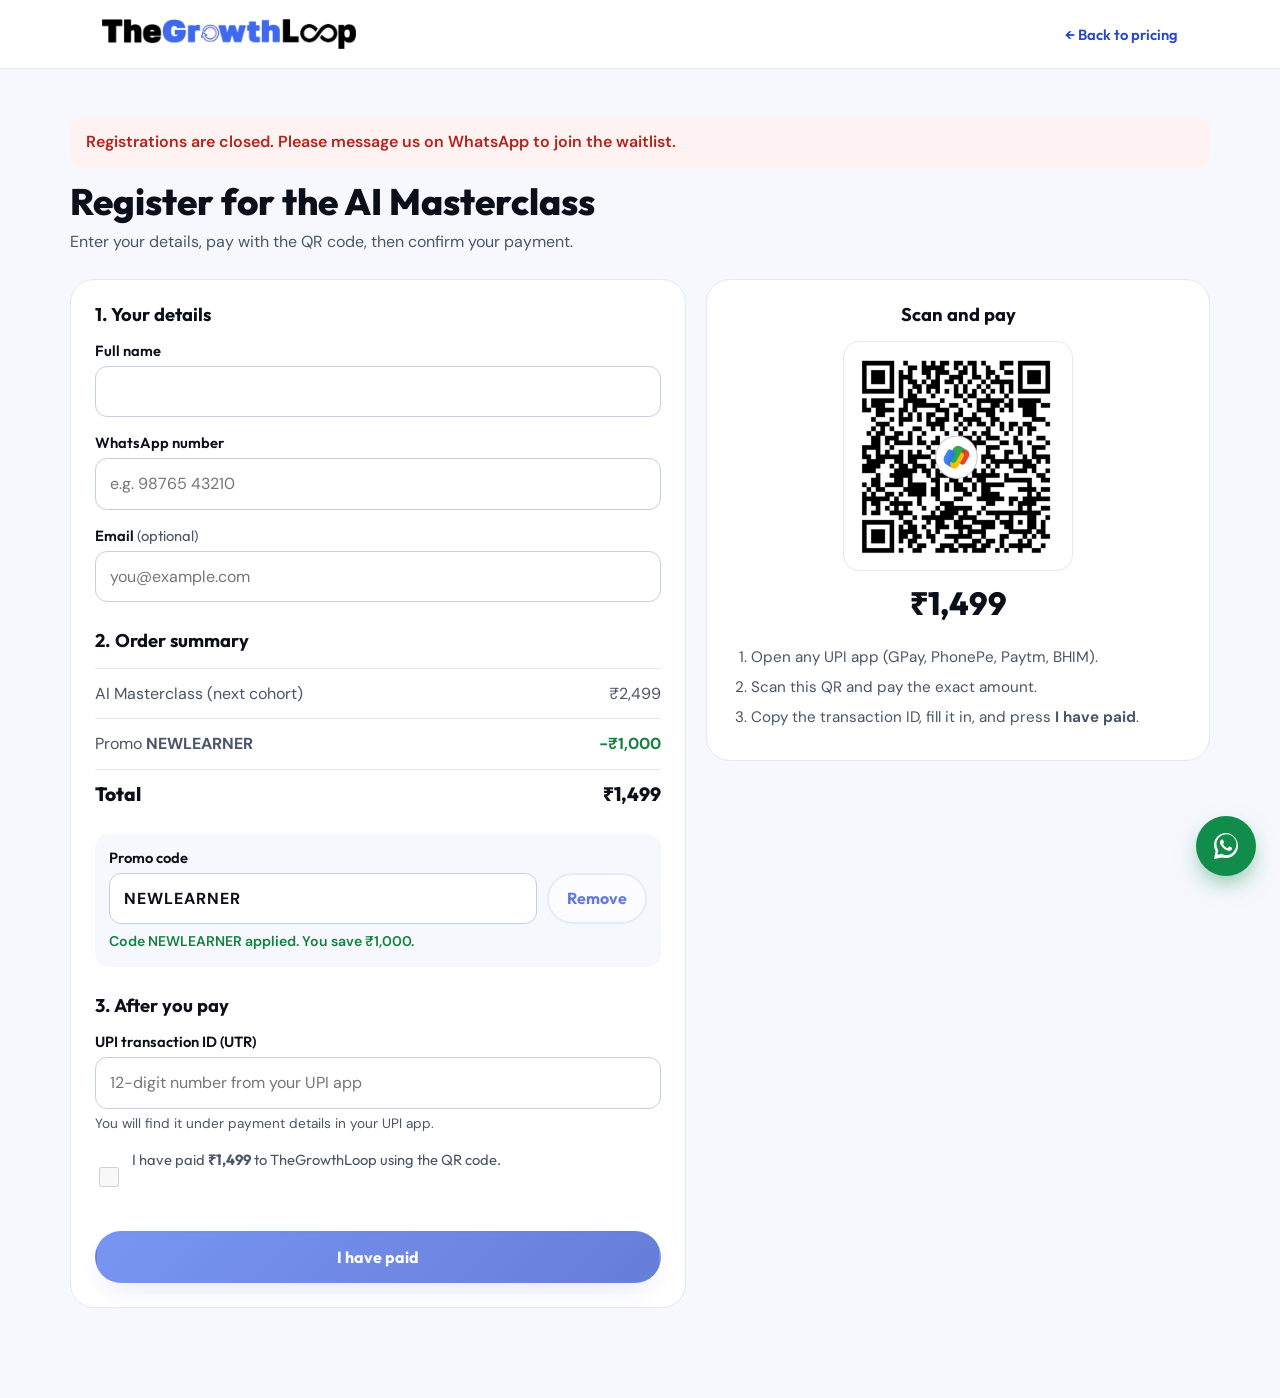
<file: checkout.html>
<!doctype html>
<html lang="en-IN">
<head>
<meta charset="utf-8">
<meta name="viewport" content="width=device-width, initial-scale=1">
<title>Payment | TheGrowthLoop AI Masterclass</title>
<meta name="robots" content="noindex,follow">
<meta name="description" content="Pay by UPI QR to register for the TheGrowthLoop AI Masterclass.">
<link rel="canonical" href="https://thegrowthloop.live/">
<meta name="theme-color" content="#3F69EE">
<link rel="icon" href="assets/favicon.png" type="image/png">
<link rel="preconnect" href="https://fonts.googleapis.com">
<link rel="preconnect" href="https://fonts.gstatic.com" crossorigin>
<link href="https://fonts.googleapis.com/css2?family=DM+Sans:wght@400;500;600&family=Instrument+Serif:ital@1&family=Noto+Sans+Tamil:wght@500;700&family=Outfit:wght@500;600;700;800&display=swap" rel="stylesheet">
<link rel="stylesheet" href="css/styles.css">
</head>
<body class="co">
<header class="top cohd">
  <div class="wrap bar">
    <a class="logo" href="index.html" aria-label="TheGrowthLoop home"><img src="assets/logo.webp" alt="TheGrowthLoop" width="600" height="71"></a>
    <a class="back" href="index.html#pricing">&larr; Back to pricing</a>
  </div>
</header>

<main class="wrap">
  <p class="closedbar" id="closedBar" hidden style="background:#FEF3F2;color:#B42318;font-weight:600;padding:12px 16px;border-radius:12px;margin-bottom:14px">Registrations are closed. Please message us on WhatsApp to join the waitlist.</p>
  <h1>Register for the AI Masterclass</h1>
  <p>Enter your details, pay with the QR code, then confirm your payment.</p>

  <div class="cogrid">
    <form class="panel" id="payForm" novalidate>
      <h2>1. Your details</h2>
      <div style="display:grid;gap:16px">
        <div><label for="n">Full name</label><input id="n" name="name" autocomplete="name" maxlength="60" required aria-required="true"><p class="err" id="n-err" role="alert"></p></div>
        <div><label for="p">WhatsApp number</label><input id="p" name="phone" type="tel" inputmode="tel" autocomplete="tel" maxlength="16" placeholder="e.g. 98765 43210" required aria-required="true"><p class="err" id="p-err" role="alert"></p></div>
        <div><label for="e">Email <span>(optional)</span></label><input id="e" name="email" type="email" autocomplete="email" maxlength="100" placeholder="you@example.com"><p class="err" id="e-err" role="alert"></p></div>
      </div>

      <h2 style="margin-top:28px">2. Order summary</h2>
      <div class="sum"><span id="prod">AI Masterclass (next cohort)</span><span id="amtReg"></span></div>
      <div class="sum promo-row" id="discRow" hidden><span>Promo <b id="codeName"></b></span><span class="green" id="amtDisc"></span></div>
      <div class="sum t"><span>Total</span><span id="amt2"></span></div>

      <div class="promo">
        <label for="promo">Promo code</label>
        <div class="promo-in">
          <input id="promo" name="promo" autocomplete="off" autocapitalize="characters" spellcheck="false" maxlength="20" placeholder="Enter code">
          <button type="button" class="btn btn-o" id="promoBtn">Apply</button>
        </div>
        <p class="err" id="promo-err" role="alert"></p>
        <p class="okmsg" id="promoOk" role="status" hidden></p>
      </div>

      <h2 style="margin-top:28px">3. After you pay</h2>
      <div><label for="u">UPI transaction ID (UTR)</label><input id="u" name="utr" inputmode="numeric" autocomplete="off" maxlength="14" placeholder="12-digit number from your UPI app" required aria-required="true"><p class="err" id="u-err" role="alert"></p><p class="hint">You will find it under payment details in your UPI app.</p></div>
      <div class="chk"><label><input type="checkbox" id="chk"> <span>I have paid <b id="chkAmt"></b> to TheGrowthLoop using the QR code.</span></label><p class="err" id="chk-err" role="alert"></p></div>
      <button class="btn btn-p" type="submit" style="width:100%;margin-top:20px">I have paid</button>
    </form>

    <aside class="panel qrbox" aria-label="Pay using QR code">
      <h2>Scan and pay</h2>
      <img id="qr" src="assets/upi-qr.png" alt="UPI QR code to pay TheGrowthLoop" width="230" height="230">
      <div class="am" id="amt3"></div>
      <p class="upi" id="upiLine" hidden>UPI ID: <b id="upi"></b></p>
      <p class="sample" id="sampleNote" hidden>Sample QR for preview only. Do not pay. The real QR will replace it.</p>
      <ol class="how">
        <li>Open any UPI app (GPay, PhonePe, Paytm, BHIM).</li>
        <li>Scan this QR and pay the exact amount.</li>
        <li>Copy the transaction ID, fill it in, and press <b>I have paid</b>.</li>
      </ol>
    </aside>
  </div>
</main>

<!-- Payment submitted popup: shows the receipt picture -->
<div class="modal" id="modal" role="dialog" aria-modal="true" aria-labelledby="mt">
  <div class="dlg rdlg">
    <button class="rclose" type="button" id="rclose" aria-label="Close receipt">&times;</button>
    <h2 id="mt" tabindex="-1" class="sr">Payment submitted</h2>
    <img id="rimg" class="rimg" alt="Payment receipt" width="720" height="1000">
    <div class="sr" id="rtext"></div>
    <div class="ract">
      <button class="btn btn-p" type="button" id="shareBtn">Share receipt on WhatsApp</button>
      <button class="btn btn-o" type="button" id="pdfBtn">Download PDF</button>
      <button class="btn btn-o" type="button" id="pngBtn">Save as image</button>
    </div>
    <p class="nt" id="shareNote" role="status"></p>
    <p class="nt">Your seat is confirmed after TheGrowthLoop checks the payment. We will reply on WhatsApp.</p>
    <a href="index.html" style="display:inline-block;margin-top:8px;font-weight:600">Back to home</a>
  </div>
</div>

<a class="fab" href="#" data-wa="general" aria-label="Chat with TheGrowthLoop on WhatsApp"><svg viewBox="0 0 32 32" aria-hidden="true" focusable="false"><path d="M16.04 3C9.4 3 4 8.4 4 15.04c0 2.12.55 4.19 1.6 6.01L4 29l8.1-1.57a12 12 0 0 0 3.94.66C22.68 28.1 28 22.7 28 16.06 28 9.4 22.7 3 16.04 3zm0 22.1c-1.2 0-2.37-.32-3.4-.93l-.5-.3-4.8.93.97-4.67-.32-.5a10 10 0 0 1-1.55-5.4c0-5.5 4.5-10 10.05-10 5.5 0 9.95 4.5 9.95 10s-4.47 10.87-9.97 10.87zm5.5-7.5c-.3-.15-1.78-.88-2.05-.98-.28-.1-.48-.15-.68.15-.2.3-.78.98-.95 1.18-.18.2-.35.22-.65.07a8.2 8.2 0 0 1-2.4-1.48 9 9 0 0 1-1.66-2.07c-.17-.3-.02-.46.13-.6.13-.14.3-.35.45-.52.15-.18.2-.3.3-.5.1-.2.05-.37-.02-.52-.08-.15-.68-1.63-.93-2.23-.24-.58-.5-.5-.68-.5h-.58c-.2 0-.52.07-.8.37-.27.3-1.04 1.02-1.04 2.5s1.07 2.9 1.22 3.1c.15.2 2.1 3.2 5.08 4.48.7.3 1.26.48 1.7.62.72.23 1.37.2 1.88.12.58-.08 1.78-.73 2.03-1.43.25-.7.25-1.3.18-1.43-.08-.12-.28-.2-.58-.35z"/></svg></a>

<script src="js/config.js"></script>
<script src="js/validate.js"></script>
<script src="js/receipt.js"></script>
<script src="js/checkout.js"></script>
<script src="js/track.js"></script>
</body>
</html>
</file>
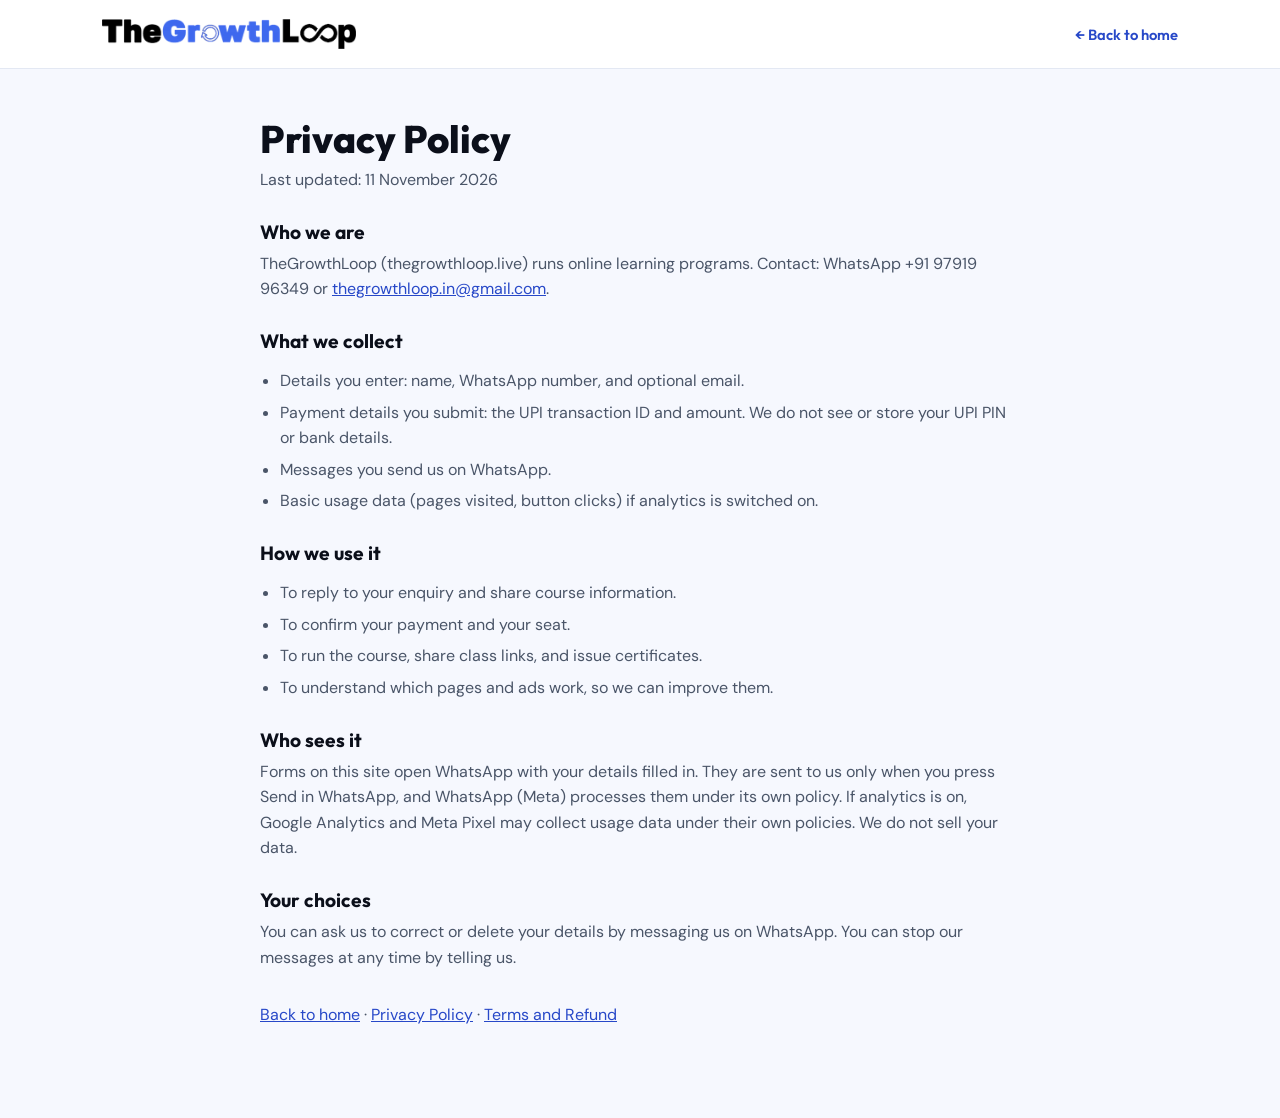
<file: privacy.html>
<!doctype html>
<html lang="en-IN">
<head>
<meta charset="utf-8">
<meta name="viewport" content="width=device-width, initial-scale=1">
<title>Privacy Policy | TheGrowthLoop</title>
<meta name="description" content="How TheGrowthLoop collects and uses your details.">
<link rel="canonical" href="https://thegrowthloop.live/privacy.html">
<meta name="theme-color" content="#3F69EE">
<link rel="icon" href="assets/favicon.png" type="image/png">
<link rel="preconnect" href="https://fonts.googleapis.com">
<link rel="preconnect" href="https://fonts.gstatic.com" crossorigin>
<link href="https://fonts.googleapis.com/css2?family=DM+Sans:wght@400;500;600&family=Instrument+Serif:ital@1&family=Noto+Sans+Tamil:wght@500;700&family=Outfit:wght@500;600;700;800&display=swap" rel="stylesheet">
<link rel="stylesheet" href="css/styles.css">
</head>
<body class="co">
<header class="top cohd"><div class="wrap bar">
  <a class="logo" href="index.html" aria-label="TheGrowthLoop home"><img src="assets/logo.webp" alt="TheGrowthLoop" width="600" height="71"></a>
  <a class="back" href="index.html">&larr; Back to home</a>
</div></header>
<main class="wrap legal">
<h1>Privacy Policy</h1>
<p>Last updated: 11 November 2026</p>
<h2>Who we are</h2>
<p>TheGrowthLoop (thegrowthloop.live) runs online learning programs. Contact: WhatsApp +91 97919 96349 or <a href="mailto:thegrowthloop.in@gmail.com">thegrowthloop.in@gmail.com</a>.</p>
<h2>What we collect</h2>
<ul><li>Details you enter: name, WhatsApp number, and optional email.</li>
<li>Payment details you submit: the UPI transaction ID and amount. We do not see or store your UPI PIN or bank details.</li>
<li>Messages you send us on WhatsApp.</li>
<li>Basic usage data (pages visited, button clicks) if analytics is switched on.</li></ul>
<h2>How we use it</h2>
<ul><li>To reply to your enquiry and share course information.</li>
<li>To confirm your payment and your seat.</li>
<li>To run the course, share class links, and issue certificates.</li>
<li>To understand which pages and ads work, so we can improve them.</li></ul>
<h2>Who sees it</h2>
<p>Forms on this site open WhatsApp with your details filled in. They are sent to us only when you press Send in WhatsApp, and WhatsApp (Meta) processes them under its own policy. If analytics is on, Google Analytics and Meta Pixel may collect usage data under their own policies. We do not sell your data.</p>
<h2>Your choices</h2>
<p>You can ask us to correct or delete your details by messaging us on WhatsApp. You can stop our messages at any time by telling us.</p>

<p style="margin-top:32px"><a href="index.html">Back to home</a> · <a href="privacy.html">Privacy Policy</a> · <a href="terms.html">Terms and Refund</a></p>
</main>
<script src="js/config.js"></script>
<script src="js/track.js"></script>
</body>
</html>
</file>
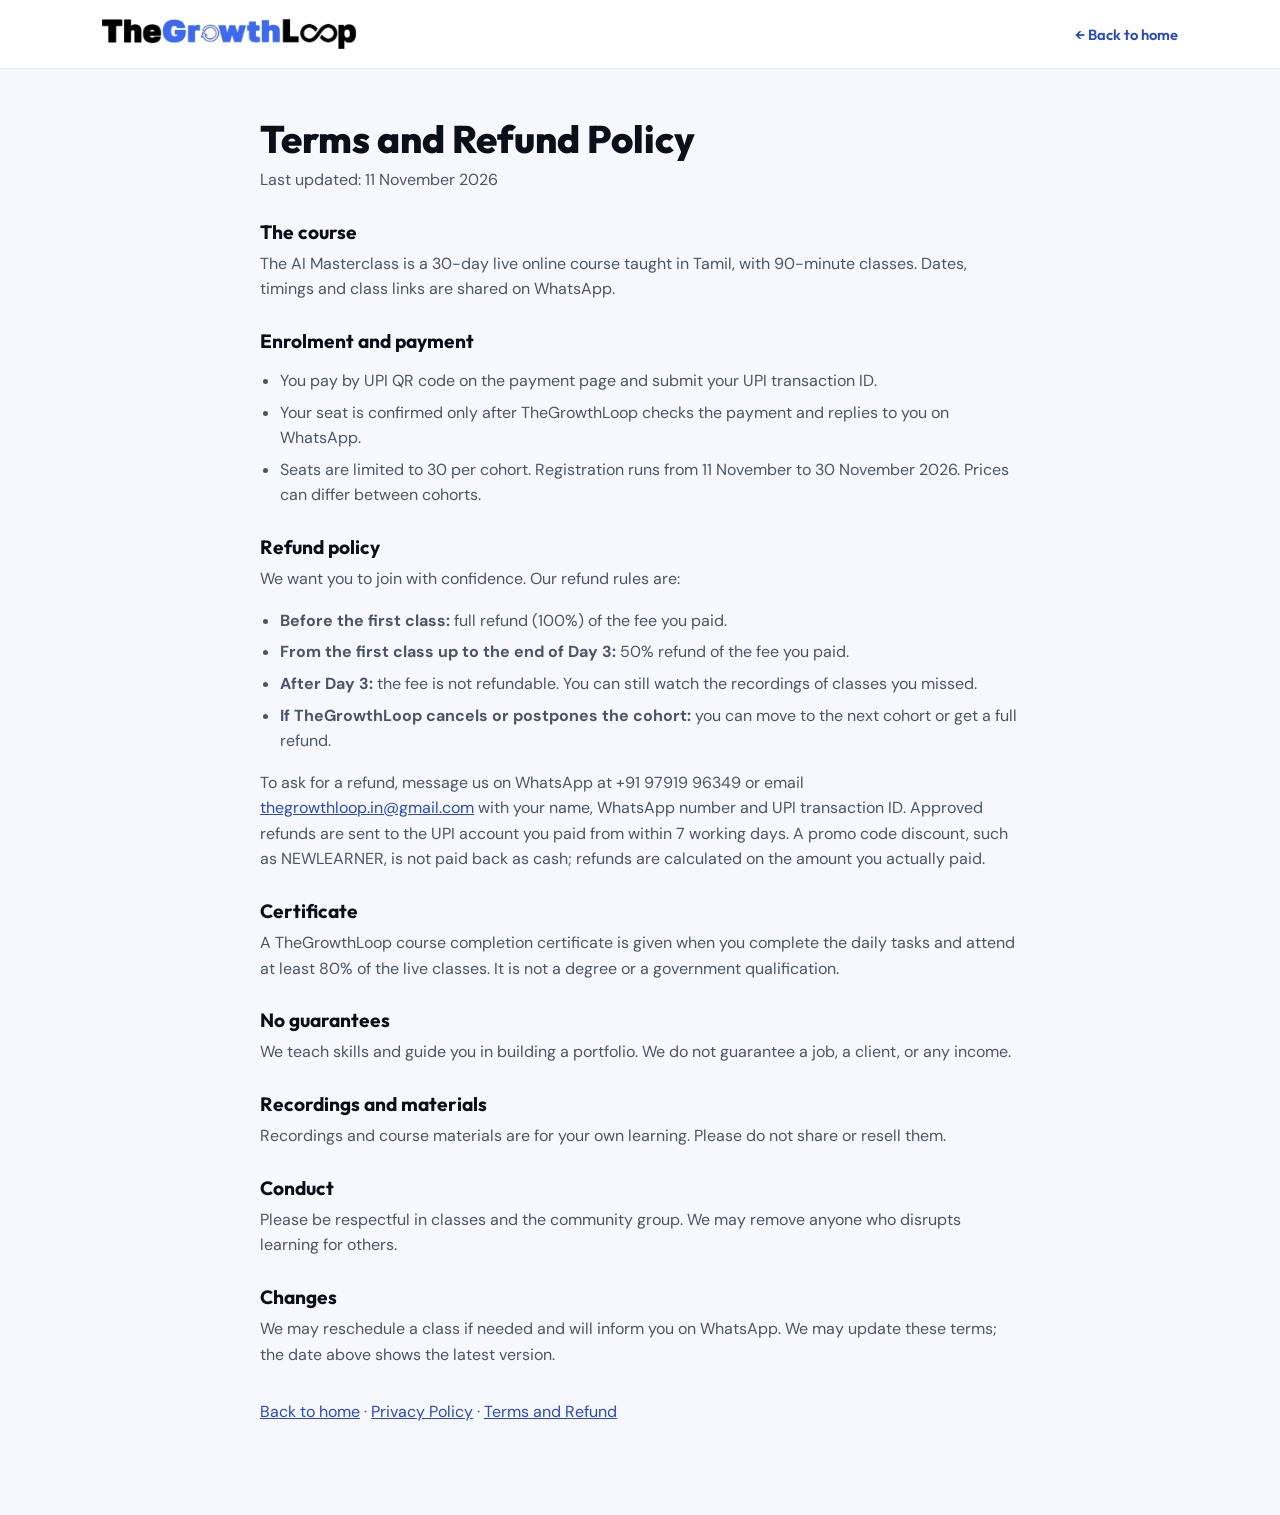
<file: terms.html>
<!doctype html>
<html lang="en-IN">
<head>
<meta charset="utf-8">
<meta name="viewport" content="width=device-width, initial-scale=1">
<title>Terms and Refund Policy | TheGrowthLoop</title>
<meta name="description" content="Terms and refund policy for the TheGrowthLoop AI Masterclass.">
<link rel="canonical" href="https://thegrowthloop.live/terms.html">
<meta name="theme-color" content="#3F69EE">
<link rel="icon" href="assets/favicon.png" type="image/png">
<link rel="preconnect" href="https://fonts.googleapis.com">
<link rel="preconnect" href="https://fonts.gstatic.com" crossorigin>
<link href="https://fonts.googleapis.com/css2?family=DM+Sans:wght@400;500;600&family=Instrument+Serif:ital@1&family=Noto+Sans+Tamil:wght@500;700&family=Outfit:wght@500;600;700;800&display=swap" rel="stylesheet">
<link rel="stylesheet" href="css/styles.css">
</head>
<body class="co">
<header class="top cohd"><div class="wrap bar">
  <a class="logo" href="index.html" aria-label="TheGrowthLoop home"><img src="assets/logo.webp" alt="TheGrowthLoop" width="600" height="71"></a>
  <a class="back" href="index.html">&larr; Back to home</a>
</div></header>
<main class="wrap legal">
<h1>Terms and Refund Policy</h1>
<p>Last updated: 11 November 2026</p>
<h2>The course</h2>
<p>The AI Masterclass is a 30-day live online course taught in Tamil, with 90-minute classes. Dates, timings and class links are shared on WhatsApp.</p>
<h2>Enrolment and payment</h2>
<ul><li>You pay by UPI QR code on the payment page and submit your UPI transaction ID.</li>
<li>Your seat is confirmed only after TheGrowthLoop checks the payment and replies to you on WhatsApp.</li>
<li>Seats are limited to 30 per cohort. Registration runs from 11 November to 30 November 2026. Prices can differ between cohorts.</li></ul>
<h2 id="refund">Refund policy</h2>
<p>We want you to join with confidence. Our refund rules are:</p>
<ul>
<li><b>Before the first class:</b> full refund (100%) of the fee you paid.</li>
<li><b>From the first class up to the end of Day 3:</b> 50% refund of the fee you paid.</li>
<li><b>After Day 3:</b> the fee is not refundable. You can still watch the recordings of classes you missed.</li>
<li><b>If TheGrowthLoop cancels or postpones the cohort:</b> you can move to the next cohort or get a full refund.</li>
</ul>
<p>To ask for a refund, message us on WhatsApp at +91 97919 96349 or email <a href="mailto:thegrowthloop.in@gmail.com">thegrowthloop.in@gmail.com</a> with your name, WhatsApp number and UPI transaction ID. Approved refunds are sent to the UPI account you paid from within 7 working days. A promo code discount, such as NEWLEARNER, is not paid back as cash; refunds are calculated on the amount you actually paid.</p>
<h2>Certificate</h2>
<p>A TheGrowthLoop course completion certificate is given when you complete the daily tasks and attend at least 80% of the live classes. It is not a degree or a government qualification.</p>
<h2>No guarantees</h2>
<p>We teach skills and guide you in building a portfolio. We do not guarantee a job, a client, or any income.</p>
<h2>Recordings and materials</h2>
<p>Recordings and course materials are for your own learning. Please do not share or resell them.</p>
<h2>Conduct</h2>
<p>Please be respectful in classes and the community group. We may remove anyone who disrupts learning for others.</p>
<h2>Changes</h2>
<p>We may reschedule a class if needed and will inform you on WhatsApp. We may update these terms; the date above shows the latest version.</p>

<p style="margin-top:32px"><a href="index.html">Back to home</a> · <a href="privacy.html">Privacy Policy</a> · <a href="terms.html">Terms and Refund</a></p>
</main>
<script src="js/config.js"></script>
<script src="js/track.js"></script>
</body>
</html>
</file>
<file: css/styles.css>
/* TheGrowthLoop - AI Masterclass. Mobile-first: base styles are for phones, min-width queries add desktop. */
:root{
  --blue:#3F69EE; --blue-d:#2748C8; --ink:#0B0F1A; --body:#4A5568; --pale:#EEF3FF; --pale2:#DCE6FF;
  --line:#E3E8F3; --navy:#0A0F24; --white:#fff; --wa:#128C4A;
  --head:"Outfit","Noto Sans Tamil",system-ui,sans-serif;
  --sans:"DM Sans","Noto Sans Tamil",system-ui,-apple-system,"Segoe UI",sans-serif;
  --serif:"Instrument Serif",Georgia,serif;
  --r:20px; --shadow:0 10px 30px -12px rgba(39,72,200,.28);
}
*,*::before,*::after{box-sizing:border-box}
html{scroll-behavior:smooth;scroll-padding-top:76px;-webkit-text-size-adjust:100%}
body{margin:0;font-family:var(--sans);font-size:16px;line-height:1.6;color:var(--body);background:#fff;overflow-x:hidden}
img{max-width:100%;height:auto;display:block}
h1,h2,h3,h4{font-family:var(--head);color:var(--ink);line-height:1.15;margin:0}
p{margin:0}
a{color:var(--blue-d)}
:focus-visible{outline:3px solid #1B2F8F;outline-offset:3px;border-radius:6px}
.skip{position:absolute;left:-999px;top:8px;background:#fff;color:var(--ink);padding:10px 16px;border-radius:8px;z-index:200}
.skip:focus{left:8px}
.wrap{width:100%;max-width:1140px;margin:0 auto;padding:0 20px}
section{padding:64px 0;position:relative}
.ta{font-family:var(--sans)}
.ph{background:#FFF3C4;color:#6B4E00;padding:0 .3em;border-radius:5px;font-weight:600}

/* --- type --- */
.eyebrow{display:inline-block;font:600 .8rem/1 var(--head);letter-spacing:.12em;text-transform:uppercase;color:var(--blue-d);background:var(--pale);padding:8px 14px;border-radius:99px;margin-bottom:16px}
.h2{font-size:clamp(1.75rem,6.2vw,2.75rem);font-weight:800;letter-spacing:-.02em}
.h2 em,.h1 em{font-family:var(--serif);font-style:italic;font-weight:400;color:var(--blue-d)}
.lead{font-size:1.05rem;margin-top:14px;max-width:62ch}
.center{text-align:center}.center .lead{margin-inline:auto}
.sechead{margin-bottom:36px}

/* --- buttons --- */
.btn{display:inline-flex;align-items:center;justify-content:center;gap:10px;min-height:52px;padding:14px 26px;border-radius:99px;font:700 1rem/1.2 var(--head);text-decoration:none;border:2px solid transparent;cursor:pointer;transition:transform .2s,box-shadow .2s,background .2s;text-align:center}
.btn:hover{transform:translateY(-2px)}
.btn-p{background:linear-gradient(135deg,#3F69EE,#2748C8);color:#fff;box-shadow:var(--shadow)}
.btn-p:hover{box-shadow:0 14px 30px -10px rgba(39,72,200,.55)}
.btn-o{background:#fff;color:var(--blue-d);border-color:var(--pale2)}
.btn-o:hover{border-color:var(--blue)}
.btn-w{background:#fff;color:var(--blue-d)}
.btn-wo{background:transparent;color:#fff;border-color:rgba(255,255,255,.5)}
.btn-sm{min-height:44px;padding:10px 20px;font-size:.92rem}
.btn[disabled]{opacity:.7;cursor:not-allowed}
.btns{display:flex;flex-direction:column;gap:12px;margin-top:28px}

/* --- header --- */
header.top{position:sticky;top:0;z-index:100;background:rgba(255,255,255,.92);backdrop-filter:blur(12px);-webkit-backdrop-filter:blur(12px);border-bottom:1px solid transparent;transition:border-color .2s,box-shadow .2s}
header.top.sc{border-color:var(--line);box-shadow:0 6px 20px -14px rgba(11,15,26,.3)}
.bar{display:flex;align-items:center;justify-content:space-between;height:68px;gap:12px}
.logo img{height:26px;width:auto}
.nav{display:none}
.menu-btn{width:46px;height:46px;border:1px solid var(--line);background:#fff;border-radius:12px;display:grid;place-content:center;gap:5px;cursor:pointer}
.menu-btn span{display:block;width:20px;height:2px;background:var(--ink);border-radius:2px;transition:.2s}
.menu-btn[aria-expanded=true] span:nth-child(1){transform:translateY(7px) rotate(45deg)}
.menu-btn[aria-expanded=true] span:nth-child(2){opacity:0}
.menu-btn[aria-expanded=true] span:nth-child(3){transform:translateY(-7px) rotate(-45deg)}
.hbtn{display:none}
.drawer{display:none;padding:8px 20px 22px;border-top:1px solid var(--line);background:#fff}
.drawer.open{display:block}
.drawer a.l{display:block;padding:14px 4px;font:600 1.05rem var(--head);color:var(--ink);text-decoration:none;border-bottom:1px solid var(--line)}
.drawer .btn{width:100%;margin-top:16px}

/* --- hero --- */
.hero{padding:40px 0 56px;background:linear-gradient(180deg,#F4F7FF 0%,#fff 100%);overflow:hidden}
.gridbg{position:absolute;inset:0;pointer-events:none;background-image:linear-gradient(var(--pale) 1px,transparent 1px),linear-gradient(90deg,var(--pale) 1px,transparent 1px);background-size:44px 44px;-webkit-mask-image:radial-gradient(ellipse 80% 70% at 50% 30%,#000 30%,transparent 100%);mask-image:radial-gradient(ellipse 80% 70% at 50% 30%,#000 30%,transparent 100%);opacity:.9}
.hero .wrap{position:relative;display:grid;gap:36px}
.badge{display:inline-flex;align-items:center;gap:8px;background:#fff;border:1px solid var(--pale2);color:var(--blue-d);font:600 .85rem var(--head);padding:8px 14px;border-radius:99px;box-shadow:0 4px 14px -8px rgba(39,72,200,.4)}
.badge i{width:8px;height:8px;border-radius:50%;background:#16A34A;box-shadow:0 0 0 0 rgba(22,163,74,.5);animation:pulse 2s infinite}
@keyframes pulse{70%{box-shadow:0 0 0 9px rgba(22,163,74,0)}100%{box-shadow:0 0 0 0 rgba(22,163,74,0)}}
.h1{font-size:clamp(2.1rem,9vw,4rem);font-weight:800;letter-spacing:-.03em;margin:18px 0 12px}
.h1 .b{color:var(--blue-d)}
.tamil-tag{font:600 1.1rem/1.5 var(--sans);color:var(--ink)}
.sub{margin-top:12px;font-size:1.08rem;max-width:52ch}
.sub strong{color:var(--ink)}

.chat{background:var(--navy);color:#fff;border-radius:24px;padding:18px;box-shadow:0 30px 60px -28px rgba(10,15,36,.7);max-width:460px;width:100%}
.chat .dots{display:flex;gap:6px;margin-bottom:14px}
.chat .dots i{width:10px;height:10px;border-radius:50%;background:#2A3358}
.chat small{display:block;font:600 .72rem var(--head);letter-spacing:.1em;text-transform:uppercase;color:#9FB3FF;margin-bottom:8px}
.msg{padding:12px 14px;border-radius:14px;font-size:.95rem;line-height:1.5}
.msg.u{background:var(--blue);color:#fff;border-bottom-right-radius:4px;margin-left:24px}
.msg.a{background:#18204A;color:#E8EDFF;border-bottom-left-radius:4px;margin:10px 24px 0 0}
.msg.a ul{margin:6px 0 0;padding-left:18px}
.chat .note{margin-top:12px;font-size:.78rem;color:#9FB3FF}
.caret::after{content:"";display:inline-block;width:2px;height:1em;background:#fff;margin-left:2px;vertical-align:-2px;animation:blink 1s steps(1) infinite}
@keyframes blink{50%{opacity:0}}

.glance{background:var(--navy);color:#fff;border-radius:24px;padding:22px;box-shadow:0 30px 60px -28px rgba(10,15,36,.7);max-width:460px;width:100%}
.glance small{display:block;font:600 .75rem var(--head);letter-spacing:.1em;text-transform:uppercase;color:#9FB3FF;margin-bottom:10px}
.glance ul{list-style:none;margin:0;padding:0}
.glance li{display:flex;justify-content:space-between;gap:16px;padding:12px 0;border-top:1px solid rgba(255,255,255,.1);font-size:.95rem}
.glance li:first-child{border-top:0}
.glance b{font:600 .9rem var(--head);color:#9FB3FF;flex:none}
.glance span{text-align:right;color:#fff}

.steps3{background:#fff;border:1px solid var(--pale2);border-radius:24px;padding:22px;box-shadow:var(--shadow);max-width:460px;width:100%}
.steps3 h2{font-size:1.2rem;margin-bottom:14px}
.steps3 ol{list-style:none;margin:0 0 18px;padding:0;display:grid;gap:14px}
.steps3 li{display:flex;gap:14px;align-items:flex-start}
.steps3 .n{flex:none;width:36px;height:36px;border-radius:50%;background:linear-gradient(135deg,#3F69EE,#2748C8);color:#fff;display:grid;place-items:center;font:700 1rem var(--head)}
.steps3 b{font:700 1rem var(--head);color:var(--ink)}
.steps3 p{font-size:.92rem}
.steps3 .btn{width:100%}
.why h3{font-size:1.1rem;margin-bottom:6px}

/* --- stats --- */
.stats{padding:0 0 8px;margin-top:-8px}
.stats ul{list-style:none;margin:0;padding:0;display:grid;grid-template-columns:repeat(2,1fr);gap:12px}
.stats li{background:#fff;border:1px solid var(--line);border-radius:16px;padding:16px 12px;text-align:center;box-shadow:0 8px 24px -18px rgba(11,15,26,.35)}
.stats b{display:block;font:800 1.5rem/1.1 var(--head);color:var(--blue-d)}
.stats span{font-size:.85rem}
.stats li:last-child{grid-column:1/-1}

/* --- trainer --- */
.trainer{display:grid;gap:28px;align-items:center}
.photo{aspect-ratio:1/1;max-width:340px;width:100%;margin:0 auto;border-radius:28px;background:linear-gradient(135deg,var(--pale),var(--pale2));border:2px dashed #9FB3FF;display:grid;place-items:center;text-align:center;color:var(--blue-d);font:600 .95rem var(--head);padding:20px;overflow:hidden}
.photo img{width:100%;height:100%;object-fit:cover}
.trainer .num{display:inline-block;margin-top:18px;background:var(--pale);padding:12px 18px;border-radius:14px;color:var(--ink)}
.trainer .num b{font-family:var(--head);color:var(--blue-d)}

/* --- cards --- */
.card{background:#fff;border:1px solid var(--line);border-radius:var(--r);padding:24px;transition:transform .25s,box-shadow .25s,border-color .25s}
.card:hover{transform:translateY(-4px);box-shadow:var(--shadow);border-color:var(--pale2)}
.grid{display:grid;gap:16px}
.wk .tagw{display:inline-block;font:700 .78rem var(--head);letter-spacing:.08em;text-transform:uppercase;color:#fff;background:var(--blue-d);padding:6px 12px;border-radius:99px}
.wk h3{font-size:1.25rem;margin:14px 0 6px}
.wk .days{font:600 .9rem var(--head);color:var(--blue-d);margin-bottom:12px}
.wk ul{margin:0;padding-left:20px}
.wk li{margin:6px 0}

/* --- syllabus --- */
.bg-soft{background:#F6F8FE}
.syl{display:grid;gap:12px}
details.w{background:#fff;border:1px solid var(--line);border-radius:var(--r);overflow:hidden}
details.w>summary{list-style:none;cursor:pointer;padding:18px 20px;display:flex;align-items:center;justify-content:space-between;gap:12px;font:700 1.08rem var(--head);color:var(--ink);min-height:60px}
details.w>summary::-webkit-details-marker{display:none}
details.w>summary small{display:block;font:500 .85rem var(--sans);color:var(--body);margin-top:2px}
.chev{flex:none;width:28px;height:28px;border-radius:50%;background:var(--pale);position:relative}
.chev::before{content:"";position:absolute;left:9px;top:8px;width:8px;height:8px;border-right:2px solid var(--blue-d);border-bottom:2px solid var(--blue-d);transform:rotate(45deg);transition:transform .2s}
details[open]>summary .chev::before{transform:rotate(-135deg);top:12px}
ol.days{list-style:none;margin:0;padding:0 20px 8px}
ol.days li{display:grid;grid-template-columns:54px 1fr;gap:12px;padding:14px 0;border-top:1px solid var(--line)}
.dn{font:700 .8rem var(--head);color:var(--blue-d);background:var(--pale);border-radius:10px;text-align:center;padding:6px 0;height:fit-content}
ol.days h4{font-size:1rem;margin-bottom:2px}
ol.days p{font-size:.94rem}
.draftnote{font-size:.85rem;margin-top:14px;color:#6B4E00;background:#FFF3C4;padding:10px 14px;border-radius:12px}

/* --- class flow --- */
.flow{display:grid;gap:12px;counter-reset:s}
.step{display:flex;gap:16px;align-items:center;background:#fff;border:1px solid var(--line);border-radius:var(--r);padding:18px}
.step .m{flex:none;width:64px;height:64px;border-radius:18px;background:linear-gradient(135deg,#3F69EE,#2748C8);color:#fff;display:grid;place-content:center;text-align:center;font:800 1.3rem/1 var(--head)}
.step .m small{display:block;font:600 .65rem var(--head);letter-spacing:.06em;margin-top:2px;opacity:.9}
.step h3{font-size:1.05rem}
.step p{font-size:.93rem}
.total{margin-top:16px;font:600 .95rem var(--head);color:var(--ink)}

/* --- includes --- */
.inc{display:flex;gap:14px;align-items:flex-start}
.ic{flex:none;width:46px;height:46px;border-radius:14px;background:var(--pale);display:grid;place-items:center;color:var(--blue-d)}
.ic svg{width:24px;height:24px}
.inc h3{font-size:1.05rem;margin-bottom:2px}
.inc p{font-size:.93rem}

/* --- pricing --- */
.price{display:grid;gap:16px}
.pc{background:#fff;border:1px solid var(--line);border-radius:24px;padding:26px;position:relative;display:flex;flex-direction:column}
.pc.on{border:2px solid var(--blue);box-shadow:var(--shadow);background:linear-gradient(180deg,#F4F7FF,#fff 40%)}
.pc h3{font-size:1.15rem}
.pc .tag{display:inline-block;font:700 .75rem var(--head);letter-spacing:.06em;text-transform:uppercase;padding:6px 12px;border-radius:99px;background:var(--pale);color:var(--blue-d);margin-bottom:12px;align-self:flex-start}
.pc.on .tag{background:var(--blue-d);color:#fff}
.amt{font:800 2.6rem/1 var(--head);color:var(--ink);margin:10px 0 4px}
.amt small{font:500 .9rem var(--sans);color:var(--body)}
.pc ul{list-style:none;margin:16px 0 22px;padding:0;display:grid;gap:8px;font-size:.95rem}
.pc li{padding-left:26px;position:relative}
.pc li::before{content:"";position:absolute;left:0;top:.45em;width:14px;height:8px;border-left:2.5px solid var(--blue);border-bottom:2.5px solid var(--blue);transform:rotate(-45deg)}
.pc .btn{margin-top:auto;width:100%}
.pc.soon{background:#FAFBFF}
.pc.soon .amt{color:#4A5568}
.seat{font:600 .92rem var(--head);color:#B42318;background:#FEF3F2;padding:8px 12px;border-radius:10px;margin-top:6px}

/* --- who --- */
.who{display:grid;grid-template-columns:1fr;gap:12px}
.who .card{display:flex;gap:14px;align-items:center;padding:18px}
.who .em{flex:none;width:44px;height:44px;border-radius:12px;background:var(--pale);display:grid;place-items:center;font-size:1.3rem}
.who h3{font-size:1.02rem}
.who p{font-size:.9rem}
.noexp{margin-top:20px;background:var(--pale);border-radius:16px;padding:16px 20px;font-weight:600;color:var(--ink);text-align:center}

/* --- certificate --- */
.cert{background:var(--navy);color:#C8D2F5;border-radius:28px;padding:30px 22px;display:grid;gap:24px;overflow:hidden;position:relative}
.cert h2{color:#fff}
.cert .h2 em{color:#9FB3FF}
.cert .eyebrow{background:rgba(255,255,255,.1);color:#C8D2F5}
.rules{display:grid;gap:12px;margin-top:18px}
.rule{background:rgba(255,255,255,.07);border:1px solid rgba(255,255,255,.12);border-radius:16px;padding:16px;display:flex;gap:14px;align-items:center}
.rule b{font:800 1.8rem var(--head);color:#fff;min-width:68px}
.cert small{display:block;font-size:.85rem;color:#9FB3FF;margin-top:14px}
.seal{width:150px;height:150px;border-radius:50%;margin:0 auto;border:2px dashed #5B7BEF;display:grid;place-items:center;text-align:center;color:#fff;font:700 .85rem/1.3 var(--head);padding:14px;background:radial-gradient(circle,#18204A,#0A0F24)}
.seal img{width:46px;margin:0 auto 6px}

/* --- testimonials --- */
.quote p{font-size:1rem;color:var(--ink)}
.quote footer{margin-top:14px;font:600 .9rem var(--head);color:var(--blue-d)}

/* --- FAQ --- */
.faq{display:grid;gap:12px;max-width:820px;margin-inline:auto}
.faq details{background:#fff;border:1px solid var(--line);border-radius:16px}
.faq summary{list-style:none;cursor:pointer;padding:18px 20px;font:700 1.02rem var(--head);color:var(--ink);display:flex;justify-content:space-between;align-items:center;gap:14px;min-height:60px}
.faq summary::-webkit-details-marker{display:none}
.faq details[open]{border-color:var(--blue)}
.faq details[open] .chev::before{transform:rotate(-135deg);top:12px}
.faq .a{padding:0 20px 20px}

/* --- final cta --- */
.final{background:linear-gradient(135deg,#3F69EE,#2748C8 70%,#1B2F8F);color:#E8EDFF;text-align:center;overflow:hidden}
.final .h2{color:#fff}
.final .h2 em{color:#C9D6FF}
.final .btns{align-items:center}
.final .lead{margin-inline:auto;color:#E8EDFF}

/* --- contact --- */
.contact{display:grid;gap:28px}
.clinks{display:grid;gap:12px;margin-top:20px}
.clink{display:flex;gap:14px;align-items:center;padding:14px 16px;background:#fff;border:1px solid var(--line);border-radius:16px;text-decoration:none;color:var(--ink);font-weight:600;min-height:60px}
.clink:hover{border-color:var(--blue)}
.clink .ic{background:var(--pale)}
.clink small{display:block;font-weight:400;color:var(--body)}
form.f{background:#fff;border:1px solid var(--line);border-radius:24px;padding:24px;display:grid;gap:16px;box-shadow:var(--shadow)}
label{font:600 .92rem var(--head);color:var(--ink);display:block;margin-bottom:6px}
label span{font-weight:400;color:var(--body)}
input,select{width:100%;min-height:50px;padding:12px 14px;border:1.5px solid #C5CEE3;border-radius:12px;font:inherit;color:var(--ink);background:#fff}
input:focus,select:focus{outline:3px solid var(--pale2);border-color:var(--blue)}
.err{color:#B42318;font-size:.85rem;margin-top:4px;display:none}
.bad+.err{display:block}
.bad{border-color:#B42318}
.fnote{font-size:.85rem;min-height:1.2em}

/* --- footer --- */
footer.foot{background:var(--navy);color:#A9B6DD;padding:44px 0 90px}
footer.foot img{height:26px;width:auto}
.foot .tg{font:600 1.05rem var(--head);color:#fff;margin:14px 0 18px}
.foot .soc{display:flex;gap:12px;flex-wrap:wrap}
.foot .soc a{color:#fff;text-decoration:none;border:1px solid rgba(255,255,255,.25);padding:10px 16px;border-radius:99px;font-weight:600;font-size:.92rem;min-height:44px;display:inline-flex;align-items:center}
.foot .soc a:hover{background:rgba(255,255,255,.1)}
.foot .copy{margin-top:26px;padding-top:20px;border-top:1px solid rgba(255,255,255,.12);font-size:.85rem;display:flex;flex-direction:column;gap:6px}
.foot .copy a{color:#C8D2F5}

/* --- floating WhatsApp --- */
.fab{position:fixed;right:16px;bottom:16px;z-index:90;width:60px;height:60px;border-radius:50%;background:var(--wa);display:grid;place-items:center;box-shadow:0 10px 24px -6px rgba(18,140,74,.6);transition:transform .2s}
.fab:hover{transform:scale(1.08)}
.fab svg{width:32px;height:32px;fill:#fff}

/* --- reveal --- */
.js .rv{opacity:0;transform:translateY(24px);transition:opacity .6s ease,transform .6s ease}
.js .rv.in{opacity:1;transform:none}

@media (prefers-reduced-motion:reduce){
  *,*::before,*::after{animation:none!important;transition:none!important;scroll-behavior:auto!important}
  .js .rv{opacity:1;transform:none}
}

/* ============ tablet and up ============ */
@media (min-width:640px){
  .btns{flex-direction:row;flex-wrap:wrap}
  .final .btns{justify-content:center}
  .stats ul{grid-template-columns:repeat(5,1fr)}
  .stats li:last-child{grid-column:auto}
  .grid.c2,.grid.c4,.who{grid-template-columns:repeat(2,1fr)}
  .rules{grid-template-columns:repeat(2,1fr)}
  .foot .copy{flex-direction:row;justify-content:space-between}
}
@media (min-width:960px){
  section{padding:96px 0}
  .wrap{padding:0 32px}
  .logo img{height:30px}
  .nav{display:flex;gap:28px}
  .nav a{font:600 .95rem var(--head);color:var(--ink);text-decoration:none;padding:8px 2px;border-bottom:2px solid transparent}
  .nav a:hover{color:var(--blue-d);border-color:var(--blue)}
  .menu-btn,.drawer,.drawer.open{display:none}
  .hbtn{display:inline-flex}
  .hero{padding:72px 0 88px}
  .hero .wrap{grid-template-columns:1.15fr .85fr;align-items:center;gap:56px}
  .grid.c4{grid-template-columns:repeat(4,1fr)}
  .grid.c3{grid-template-columns:repeat(3,1fr)}
  .trainer{grid-template-columns:.8fr 1.2fr;gap:56px}
  .flow{grid-template-columns:repeat(4,1fr)}
  .step{flex-direction:column;align-items:flex-start;text-align:left}
  .price{grid-template-columns:1.2fr 1fr 1fr;align-items:stretch}
  .who{grid-template-columns:repeat(3,1fr)}
  .cert{grid-template-columns:1.4fr .6fr;padding:56px;align-items:center}
  .contact{grid-template-columns:1fr 1fr;gap:48px;align-items:start}
  .fab{right:24px;bottom:24px}
  footer.foot{padding-bottom:44px}
}

/* ============ checkout page ============ */
.co{background:#F6F8FE;min-height:100vh}
.co header.cohd{background:#fff;border-bottom:1px solid var(--line)}
.co .back{font:600 .92rem var(--head);text-decoration:none;color:var(--blue-d);min-height:44px;display:inline-flex;align-items:center}
.co main{padding:28px 0 90px}
.co h1{font-size:clamp(1.6rem,6vw,2.3rem);font-weight:800;margin-bottom:6px}
.cogrid{display:grid;gap:20px;margin-top:24px}
.panel{background:#fff;border:1px solid var(--line);border-radius:24px;padding:24px}
.panel h2{font-size:1.15rem;margin-bottom:16px}
.sum{display:flex;justify-content:space-between;gap:12px;padding:12px 0;border-top:1px solid var(--line)}
.sum.t{font:800 1.2rem var(--head);color:var(--ink)}
.qrbox{text-align:center}
.qrbox img{width:230px;height:230px;margin:6px auto 12px;border:1px solid var(--line);border-radius:16px;padding:10px;background:#fff}
.qrbox .am{font:800 2rem var(--head);color:var(--ink)}
.qrbox .upi{font-size:.95rem;word-break:break-all}
.sample{background:#FFF3C4;color:#6B4E00;border-radius:12px;padding:10px 14px;font-size:.88rem;font-weight:600;margin-top:12px}
ol.how{margin:18px 0 0;padding-left:20px;font-size:.95rem;text-align:left}
ol.how li{margin:6px 0}
.hint{font-size:.85rem;margin-top:4px}
.modal{position:fixed;inset:0;background:rgba(10,15,36,.6);display:none;align-items:center;justify-content:center;padding:16px;z-index:300;overflow-y:auto}
.modal.open{display:flex}
.dlg{background:#fff;border-radius:28px;max-width:460px;width:100%;padding:28px 24px;text-align:center;max-height:100%;overflow-y:auto}
.tick{width:72px;height:72px;border-radius:50%;background:#16A34A;margin:0 auto 14px;display:grid;place-items:center;animation:pop .5s ease}
.tick svg{width:38px;height:38px;stroke:#fff;fill:none;stroke-width:3.5;stroke-linecap:round;stroke-linejoin:round}
@keyframes pop{0%{transform:scale(.4)}70%{transform:scale(1.1)}100%{transform:scale(1)}}
.dlg h2{font-size:1.4rem}
.rcpt{margin:18px 0;text-align:left;background:#F6F8FE;border-radius:16px;padding:6px 16px}
.rcpt div{display:flex;justify-content:space-between;gap:14px;padding:10px 0;border-top:1px solid var(--line);font-size:.92rem}
.rcpt div:first-child{border-top:0}
.rcpt span:first-child{color:var(--body)}
.rcpt span:last-child{font-weight:600;color:var(--ink);text-align:right;word-break:break-word}
.dlg .btn{width:100%;margin-top:10px}
.dlg .nt{font-size:.85rem;margin-top:12px}
@media print{.modal{position:static;background:none}.fab,.dlg .btn,header,.cogrid{display:none!important}}
@media (min-width:860px){.cogrid{grid-template-columns:1.1fr .9fr;align-items:start}.co main{padding-top:48px}}

/* ============ offer system: announcement, strip, card, popup, sticky bar ============ */
.was{color:#6B7280;font-weight:500}
.was s{text-decoration:line-through;text-decoration-thickness:2px}
.sr{position:absolute;width:1px;height:1px;overflow:hidden;clip:rect(0 0 0 0);white-space:nowrap}
.ann{background:linear-gradient(90deg,#1B2F8F,#2748C8);color:#fff;padding:8px 0;font-size:.9rem;display:flex;flex-wrap:wrap;gap:8px 14px;align-items:center;justify-content:center;text-align:center;padding-inline:16px}
.ann p{margin:0}
.ann .was{color:#C9D6FF}
.ann .btn{min-height:36px;padding:6px 16px;font-size:.85rem}
.chips{list-style:none;margin:22px 0 0;padding:0;display:flex;flex-wrap:wrap;gap:8px}
.chips li{background:#fff;border:1px solid var(--pale2);color:var(--ink);font:600 .88rem var(--head);padding:8px 14px;border-radius:99px}
.offerwrap{margin-top:-8px;margin-bottom:28px;position:relative}
.offerstrip,.offercard{display:flex;flex-direction:column;gap:14px;align-items:flex-start;border-radius:20px;padding:20px}
.offerstrip{background:linear-gradient(135deg,#EEF3FF,#fff);border:1px solid var(--pale2);box-shadow:var(--shadow)}
.offercard{background:linear-gradient(135deg,#2748C8,#1B2F8F);color:#E8EDFF;margin-bottom:22px}
.otag{display:inline-block;font:700 .75rem var(--head);letter-spacing:.08em;text-transform:uppercase;background:var(--blue-d);color:#fff;padding:5px 12px;border-radius:99px}
.offercard .otag{background:#fff;color:var(--blue-d)}
.oprice{margin:8px 0 2px;font-size:1rem;display:flex;gap:10px;align-items:baseline;flex-wrap:wrap}
.oprice b{font:800 2rem/1 var(--head);color:var(--ink)}
.offercard .oprice b{color:#fff}
.offercard .was{color:#C9D6FF}
.osub{margin:0;font-size:.92rem}
.cd{margin:8px 0 0;font:700 1rem var(--head);color:#fff}
.reg{margin:12px 0 -6px;font-size:.95rem}
.pp{display:grid;gap:16px}
.pp h3{margin-bottom:12px}
.pp ul{list-style:none;margin:0;padding:0;display:grid;gap:10px}
.pp li{padding-left:28px;position:relative}
.pp .x li::before{content:"×";position:absolute;left:0;top:-2px;font:700 1.4rem var(--head);color:#B42318}
.pp .v li::before{content:"";position:absolute;left:2px;top:.4em;width:14px;height:8px;border-left:2.5px solid #16A34A;border-bottom:2.5px solid #16A34A;transform:rotate(-45deg)}
.pp .ok{border-color:#B7E4C7;background:linear-gradient(180deg,#F3FBF6,#fff)}

.stick{position:fixed;left:0;right:0;bottom:0;z-index:95;background:#fff;border-top:1px solid var(--line);box-shadow:0 -8px 24px -12px rgba(11,15,26,.3);padding:10px 16px calc(10px + env(safe-area-inset-bottom));display:flex;align-items:center;justify-content:space-between;gap:12px;transform:translateY(110%);transition:transform .3s ease}
.stick.show{transform:none}
.stick p{margin:0;line-height:1.25}
.stick b{font:800 1.3rem var(--head);color:var(--ink);margin-right:6px}
.stick .o2{display:block;font-size:.78rem}
body.stk .fab{bottom:84px}

.pop{position:fixed;z-index:150;left:12px;right:12px;bottom:12px;background:#fff;border:1px solid var(--pale2);border-radius:22px;padding:20px 18px 18px;box-shadow:0 24px 60px -16px rgba(10,15,36,.55);transform:translateY(130%);opacity:0;transition:transform .35s ease,opacity .35s ease;max-height:70vh;overflow-y:auto}
.pop.open{transform:none;opacity:1}
.pop h2{font-size:1.2rem;margin-top:8px}
.pop ul{margin:10px 0 14px;padding-left:20px;font-size:.93rem}
.pop .btn{width:100%}
.pop .plink{display:flex;align-items:center;justify-content:center;min-height:44px;margin-top:6px;font-weight:600;font-size:.95rem}
.pop .x{position:absolute;right:6px;top:6px;width:44px;height:44px;border:0;background:transparent;font-size:1.8rem;line-height:1;color:var(--ink);cursor:pointer;border-radius:50%}
.pop .x:hover{background:var(--pale)}
body.co .ann,body.co .stick,body.co .pop{display:none}

/* ============ legal pages ============ */
.legal{max-width:760px;padding:32px 20px 80px}
.legal h1{font-size:clamp(1.7rem,6vw,2.4rem);font-weight:800;margin-bottom:6px}
.legal h2{font-size:1.2rem;margin:28px 0 8px}
.legal ul{padding-left:20px}
.legal li{margin:6px 0}
.draftbar{background:#FFF3C4;color:#6B4E00;padding:10px 14px;border-radius:12px;font-size:.9rem;font-weight:600;margin:16px 0}

@media (min-width:640px){
  .offerstrip{flex-direction:row;align-items:center;justify-content:space-between}
  .offercard{flex-direction:row;align-items:center;justify-content:space-between;padding:24px 28px}
  .pp{grid-template-columns:1fr 1fr}
}
@media (min-width:960px){
  .stick{display:none}
  body.stk .fab{bottom:24px}
  .pop{left:auto;right:24px;bottom:100px;width:360px}
  .offerwrap{margin-bottom:12px}
}
@media (prefers-reduced-motion:reduce){.pop,.stick{transition:none}}

/* ============ v3: AI Masterclass layout additions ============ */
:root{--tamil:"Noto Sans Tamil"}
body{font-family:"DM Sans","Noto Sans Tamil",system-ui,sans-serif}
p.eyebrow{display:inline-block;margin:0 0 16px}
.facts{list-style:none;margin:18px 0;padding:0;display:flex;flex-wrap:wrap;gap:8px}
.facts li{background:#fff;border:1px solid var(--pale2);padding:8px 14px;border-radius:99px;font-size:.9rem;color:var(--ink)}
.facts b{font-family:var(--head);color:var(--blue-d)}
p.badge{margin:4px 0 0}
p.badge.shut{color:#B42318;border-color:#F5C2BD;background:#FEF3F2}
p.badge.shut i{background:#B42318;animation:none}
.hero .btns{margin-top:22px}
.cdcard{background:var(--navy);color:#fff;border-radius:24px;padding:22px;max-width:460px;width:100%;box-shadow:0 30px 60px -28px rgba(10,15,36,.7)}
.cdcard small{display:block;font:600 .78rem var(--head);letter-spacing:.1em;text-transform:uppercase;color:#9FB3FF;margin-bottom:12px}
.cdgrid{display:grid;grid-template-columns:repeat(4,1fr);gap:8px;min-height:84px}
.cdgrid div{background:rgba(255,255,255,.08);border-radius:14px;padding:12px 4px;text-align:center}
.cdgrid b{display:block;font:800 1.7rem/1 var(--head);font-variant-numeric:tabular-nums}
.cdgrid span{font-size:.75rem;color:#9FB3FF}
.cdnote{margin:14px 0 0;font-size:.9rem;color:#C8D2F5}
.demowrap{margin-top:28px;position:relative}
.demo{display:flex;flex-direction:column;gap:14px;align-items:flex-start;background:linear-gradient(135deg,#EEF3FF,#fff);border:1px solid var(--pale2);border-radius:20px;padding:20px;box-shadow:var(--shadow)}
.demo .dt{margin:8px 0 2px;font-size:1.05rem;color:var(--ink)}
.demo .ds{margin:0;font-size:.92rem}
.build{margin-top:24px;background:#fff;border:1px solid var(--line);border-radius:20px;padding:22px}
.build h3{font-size:1.1rem;margin-bottom:10px}
.build ul{margin:0 0 10px;padding-left:20px}
.build p{font-size:.92rem}
.lab{margin-top:6px;font-size:.9rem;color:var(--ink)}
.lab b{color:var(--blue-d)}
.syl{max-width:860px;margin-inline:auto}
details.w>summary small{max-width:46ch}
.daily{display:flex;flex-direction:column;gap:8px;align-items:stretch;max-width:760px;margin:0 auto 28px}
.daily div{background:var(--pale);border-radius:16px;padding:16px;text-align:center}
.daily b{display:block;font:700 1.1rem var(--head);color:var(--ink)}
.daily span{font-size:.9rem}
.daily i{font-style:normal;text-align:center;color:var(--blue-d);font-weight:700;transform:rotate(90deg);height:18px;line-height:18px}
.clock{list-style:none;margin:0 auto 28px;padding:0;max-width:760px;display:grid;gap:10px}
.clock li{display:grid;grid-template-columns:64px 1fr;gap:14px;align-items:center;background:#fff;border:1px solid var(--line);border-radius:16px;padding:14px 16px}
.clock li>span{font:800 1.05rem var(--head);color:#fff;background:linear-gradient(135deg,#3F69EE,#2748C8);border-radius:12px;text-align:center;padding:10px 0}
.clock b{font:700 1rem var(--head);color:var(--ink)}
.clock p{font-size:.92rem}
.hw .card h3{font-size:1.05rem;margin-bottom:4px}
.who{list-style:none;margin:0;padding:0;display:grid;grid-template-columns:repeat(2,1fr);gap:12px}
.who li{display:flex;gap:12px;align-items:center;padding:16px;font:600 1rem var(--head);color:var(--ink);min-height:64px}
.who .em{flex:none;width:42px;height:42px;border-radius:12px;background:var(--pale);display:grid;place-items:center;font-size:1.2rem}
.cred{margin-top:18px;display:inline-block;background:var(--pale);padding:12px 18px;border-radius:14px;color:var(--ink)}
.cred b{font-family:var(--head);color:var(--blue-d);font-size:1.2rem}
.pcbtns{display:grid;gap:10px;margin-top:auto}
.pcbtns .btn{width:100%}
.pc.soon p{font-size:.95rem;margin:8px 0 18px}
.pc.on .amt{margin-bottom:0}
.closedmsg{font-weight:600;color:#B42318;margin-top:12px}
.regsteps{margin-top:28px;background:var(--pale);border-radius:20px;padding:22px}
.regsteps h3{font-size:1.1rem;margin-bottom:10px}
.regsteps ol{margin:0;padding-left:22px;display:grid;gap:8px}
.fl{display:flex;flex-wrap:wrap;gap:6px 18px;margin-bottom:18px}
.fl a{color:#C8D2F5;text-decoration:none;min-height:44px;display:inline-flex;align-items:center}
.fl a:hover{color:#fff}
.stick .was{color:#6B7280}
@media (min-width:640px){
  .demo{flex-direction:row;align-items:center;justify-content:space-between;padding:22px 28px}
  .who{grid-template-columns:repeat(3,1fr)}
  .daily{flex-direction:row;align-items:center}
  .daily div{flex:1}
  .daily i{transform:none;height:auto}
}
@media (min-width:960px){
  .who{grid-template-columns:repeat(5,1fr)}
  .who li{flex-direction:column;text-align:center;justify-content:center}
  .price{grid-template-columns:1.3fr 1fr 1fr}
}

/* receipt: logo shown on screen and when saved or printed */
.rlogo{width:170px;height:auto;margin:0 auto 14px}
.rhead{display:none}
@media print{
  @page{margin:14mm}
  body.co>*:not(.modal){display:none!important}
  .modal{position:static!important;display:block!important;background:none!important;padding:0!important;overflow:visible!important}
  .dlg{box-shadow:none!important;max-width:560px!important;margin:0 auto!important;padding:0!important;max-height:none!important;overflow:visible!important}
  .tick,.dlg .btn,.dlg .nt,.dlg a:not(.btn),#md{display:none!important}
  .rlogo{width:210px;margin-bottom:6px}
  .rhead{display:block;font:700 .9rem var(--head);letter-spacing:.14em;text-transform:uppercase;color:#2748C8;margin:0 0 4px}
  .dlg h2{font-size:1.5rem}
  .rcpt{background:#fff!important;border:1px solid #DCE6FF;-webkit-print-color-adjust:exact;print-color-adjust:exact}
  .rfoot{display:block!important;text-align:center;font-size:.85rem;margin-top:18px;color:#4A5568}
}
.rfoot{display:none}
.who li{min-width:0;overflow-wrap:anywhere;font-size:.95rem}
.who li:last-child:nth-child(odd){grid-column:1/-1}
@media (min-width:640px){.who li:last-child:nth-child(odd){grid-column:auto}}

/* ---- v4: validation, promo, receipt popup, offer banner ---- */
.err.show{display:block}
.bad+.err{display:none}
.bad+.err.show{display:block}
input.bad{border-color:#B42318;box-shadow:0 0 0 3px rgba(180,35,24,.12)}
.okmsg{color:#15803D;font-size:.88rem;margin-top:6px;font-weight:600}
.green{color:#15803D;font-weight:700}
.promo{margin-top:14px;padding:14px;background:#F6F8FE;border-radius:14px}
.promo-in{display:flex;gap:10px}
.promo-in input{flex:1;min-width:0;text-transform:uppercase;letter-spacing:.06em;font-weight:700}
.promo-in .btn{padding:10px 18px;min-height:44px}
.chk{margin-top:16px}
.chk label{display:flex;gap:10px;align-items:flex-start;font-weight:500;cursor:pointer}
.chk input{width:20px;height:20px;margin-top:2px;flex:none;accent-color:#3F69EE}
.chk input.bad{outline:2px solid #B42318}
.rdlg{max-width:480px;padding:18px 16px;background:#E6EDFF}
.rimg{display:block;width:100%;height:auto;border-radius:16px;margin:0 auto 14px}
.ract{display:grid;gap:10px}
.ract .btn{margin-top:0}
.rdlg .nt{color:#374151}
@media print{
  .rdlg{background:#fff!important;max-width:none!important}
  .rimg{border-radius:0}
  .ract,.rdlg .nt,.rdlg a{display:none!important}
}

/* offer banner */
.promos{display:grid;gap:16px;margin-top:28px}
.promos .demowrap{margin-top:0}
.offerbanner{position:relative;overflow:hidden;color:#fff;border-radius:22px;padding:22px 20px;background:linear-gradient(135deg,#2748C8,#3F69EE 55%,#6B8CFF);box-shadow:0 14px 34px rgba(39,72,200,.28)}
.offerbanner::after{content:"";position:absolute;right:-50px;top:-60px;width:200px;height:200px;border-radius:50%;background:rgba(255,255,255,.12)}
.offerbanner>*{position:relative;z-index:1}
.offerbanner .otag{display:inline-block;background:#FFD54A;color:#2B2200;font:800 .74rem var(--head);letter-spacing:.08em;text-transform:uppercase;padding:5px 10px;border-radius:999px}
.offerbanner h3{color:#fff;font-size:1.35rem;margin:10px 0 4px}
.offerbanner p{color:rgba(255,255,255,.88);margin:0}
.ob-price{display:flex;align-items:baseline;gap:10px;margin:12px 0 4px}
.ob-price b{font:800 2rem var(--head)}
.ob-price s{opacity:.7}
.ocode{display:flex;flex-wrap:wrap;align-items:center;gap:10px;margin:12px 0 16px}
.ocode code{background:rgba(255,255,255,.16);border:1.5px dashed rgba(255,255,255,.7);padding:8px 12px;border-radius:10px;font:800 1rem var(--head);letter-spacing:.08em}
.ocode button{background:transparent;border:1.5px solid rgba(255,255,255,.7);color:#fff;border-radius:10px;padding:8px 12px;font:600 .88rem var(--body);cursor:pointer;min-height:40px}
.offerbanner .btn{background:#fff;color:#2748C8}
.promo-note{font-size:.88rem;margin-top:8px}
@media(min-width:900px){.promos{grid-template-columns:1.1fr 1fr;align-items:stretch}.offerbanner{padding:28px}}
.fmail{margin:10px 0 0}.fmail a{color:#fff;opacity:.9;text-decoration:underline}
.rdlg{position:relative}
.rclose{position:absolute;right:10px;top:10px;z-index:2;width:38px;height:38px;border-radius:50%;border:0;background:rgba(10,15,36,.55);color:#fff;font-size:1.4rem;line-height:1;cursor:pointer}
@media print{.rclose{display:none!important}}
.btn[hidden],[data-reg-closed][hidden]{display:none!important}

/* flashing top ad bar (gentle: slower than 3 flashes a second, off for reduced-motion) */
.adbar{position:relative;overflow:hidden;display:flex;flex-wrap:wrap;align-items:center;justify-content:center;gap:6px 14px;padding:10px 16px;color:#fff;text-align:center;font:500 .92rem/1.35 var(--body);background:linear-gradient(90deg,#1F34A0,#2748C8,#1F34A0);background-size:200% 100%;animation:adflash 1.4s ease-in-out infinite,adslide 6s linear infinite;z-index:101}
.adbar::after{content:"";position:absolute;top:0;bottom:0;width:80px;left:-120px;background:linear-gradient(100deg,transparent,rgba(255,255,255,.45),transparent);transform:skewX(-20deg);animation:adshine 2.6s ease-in-out infinite}
.adbar>*{position:relative;z-index:1}
.adbar s{opacity:.75}
.adtxt b{font-weight:700}
.adot{display:inline-block;width:9px;height:9px;border-radius:50%;background:#FFD54A;margin-right:8px;animation:adblink 1s ease-in-out infinite}
.adbtn{background:#fff;color:#2748C8;font:700 .88rem var(--head);padding:8px 18px;border-radius:99px;min-height:36px;display:inline-flex;align-items:center;animation:adpulse 1.4s ease-in-out infinite}
.adbtn[hidden],.adtxt[hidden]{display:none!important}
@keyframes adflash{0%,100%{filter:brightness(1)}50%{filter:brightness(1.35)}}
@keyframes adslide{to{background-position:-200% 0}}
@keyframes adshine{0%{left:-120px}60%,100%{left:110%}}
@keyframes adblink{0%,100%{opacity:1;transform:scale(1)}50%{opacity:.35;transform:scale(.7)}}
@keyframes adpulse{0%,100%{box-shadow:0 0 0 0 rgba(255,255,255,.7)}50%{box-shadow:0 0 0 8px rgba(255,255,255,0)}}
@media(prefers-reduced-motion:reduce){.adbar,.adbar::after,.adot,.adbtn{animation:none}}
.adbtn,.adbtn:hover{text-decoration:none}
</file>
